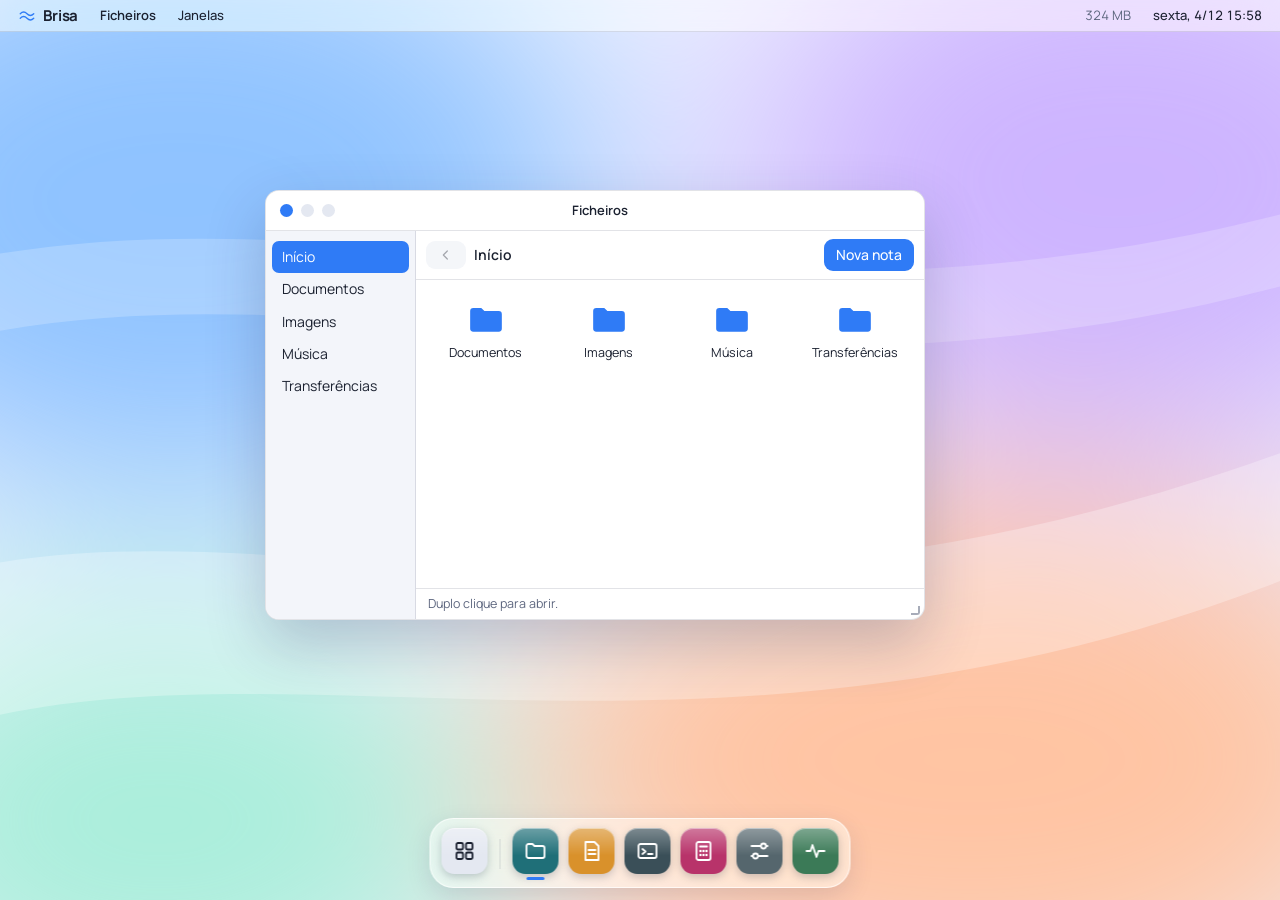
<file: prototipo-web/index.html>
<!doctype html>
<html lang="pt" data-estilo="vidro" data-tema="claro" data-acento="azul" data-fundo="vidro" data-anim="sim">
<head>
<meta charset="utf-8">
<meta name="viewport" content="width=device-width, initial-scale=1">
<title>Brisa — protótipo do ambiente de trabalho</title>
<link rel="preconnect" href="https://fonts.googleapis.com">
<link rel="preconnect" href="https://fonts.gstatic.com" crossorigin>
<link href="https://fonts.googleapis.com/css2?family=Manrope:wght@400;500;600;700&display=swap" rel="stylesheet">
<link rel="stylesheet" href="css/brisa.css">
</head>
<body>

<!-- Fundo: desenhado em SVG, sem imagens nem desfoques -->
<svg class="fundo" viewBox="0 0 1440 900" preserveAspectRatio="xMidYMid slice" aria-hidden="true">
  <defs>
    <linearGradient id="ceu" x1="0" y1="0" x2="0" y2="1">
      <stop offset="0" class="ceu-1"/><stop offset="1" class="ceu-2"/>
    </linearGradient>
    <filter id="f-xl" filterUnits="userSpaceOnUse" x="-400" y="-400" width="2240" height="1700"><feGaussianBlur stdDeviation="110"/></filter>
  </defs>

  <!-- Fundos simples: céu, astro e quatro ondas, coloridos por variáveis CSS -->
  <g class="cena cena-ondas">
    <rect width="1440" height="900" fill="url(#ceu)"/>
    <circle class="astro" cx="1060" cy="330" r="88"/>
    <path class="onda o1" d="M0 470 C 180 410 330 520 520 470 S 860 400 1060 460 1300 500 1440 440 V900 H0Z"/>
    <path class="onda o2" d="M0 570 C 200 520 380 620 600 570 S 940 500 1140 570 1340 600 1440 560 V900 H0Z"/>
    <path class="onda o3" d="M0 670 C 220 620 420 730 660 680 S 1000 610 1200 680 1360 700 1440 670 V900 H0Z"/>
    <path class="onda o4" d="M0 780 C 240 730 460 830 720 790 S 1080 730 1260 790 1380 800 1440 780 V900 H0Z"/>
  </g>

  <!-- Vidro: manchas de cor suaves -->
  <g class="cena cena-vidro">
    <rect width="1440" height="900" fill="#EEF2FF"/>
    <g filter="url(#f-xl)">
      <ellipse cx="260" cy="200" rx="420" ry="300" fill="#8FC3FF"/>
      <ellipse cx="1200" cy="180" rx="380" ry="280" fill="#CDB4FF"/>
      <ellipse cx="1050" cy="760" rx="460" ry="280" fill="#FFC4A3"/>
      <ellipse cx="240" cy="820" rx="340" ry="220" fill="#A9EEDA"/>
    </g>
    <path d="M-100 620 C 300 420 700 760 1540 380 V500 C 800 880 300 560 -100 780Z" fill="#fff" opacity=".28"/>
    <path d="M-100 300 C 400 120 800 420 1540 160 V230 C 800 500 400 190 -100 380Z" fill="#fff" opacity=".2"/>
  </g>
</svg>

<header class="barra" role="banner">
  <button class="barra-btn marca" id="btn-menu" data-abre="menu-brisa" aria-haspopup="true" aria-expanded="false">
    <span class="marca-icone" id="marca-icone"></span><span>Brisa</span>
  </button>
  <span class="barra-app" id="barra-app">Ambiente de trabalho</span>
  <button class="barra-btn" id="btn-janelas" data-abre="menu-janelas" aria-haspopup="true" aria-expanded="false">Janelas</button>
  <span class="barra-espaco"></span>
  <span class="barra-estado" id="barra-mem" title="Memória em uso (simulada)"></span>
  <button class="barra-btn" id="btn-relogio" data-abre="painel-rapido" aria-haspopup="true" aria-expanded="false"></button>
</header>

<div class="painel menu" id="menu-brisa" role="menu" hidden>
  <button role="menuitem" data-app="sobre">Sobre o Brisa</button>
  <button role="menuitem" data-app="definicoes">Definições</button>
  <button role="menuitem" data-app="monitor">Monitor do sistema</button>
  <hr>
  <button role="menuitem" data-acao="fechar-tudo">Fechar todas as janelas</button>
</div>

<div class="painel menu" id="menu-janelas" role="menu" hidden>
  <button role="menuitem" data-acao="vista">Vista geral</button>
  <button role="menuitem" data-acao="lado-a-lado">Lado a lado</button>
  <button role="menuitem" data-acao="cascata">Em cascata</button>
  <hr>
  <button role="menuitem" data-acao="ambiente">Mostrar o ambiente de trabalho</button>
</div>

<div class="painel rapido" id="painel-rapido" hidden>
  <p class="rapido-data" id="rapido-data"></p>
  <div class="rapido-linha">
    <span>Tema</span>
    <div class="segmentos" id="rapido-tema">
      <button data-tema="claro">Claro</button>
      <button data-tema="escuro">Escuro</button>
    </div>
  </div>
  <div class="rapido-linha">
    <span>Memória</span>
    <span id="rapido-mem"></span>
  </div>
  <div class="medidor"><i id="rapido-mem-barra"></i></div>
</div>

<main class="area" id="area" aria-label="Ambiente de trabalho"></main>

<div class="painel lancador" id="lancador" hidden>
  <input type="search" id="lancador-busca" placeholder="Procurar uma aplicação" aria-label="Procurar uma aplicação" autocomplete="off">
  <div class="lancador-grelha" id="lancador-grelha"></div>
  <p class="lancador-vazio" id="lancador-vazio" hidden>Nenhuma aplicação com esse nome.</p>
</div>

<nav class="doca" id="doca" aria-label="Aplicações"></nav>

<script src="js/sistema.js"></script>
<script src="js/apps.js"></script>
</body>
</html>
</file>
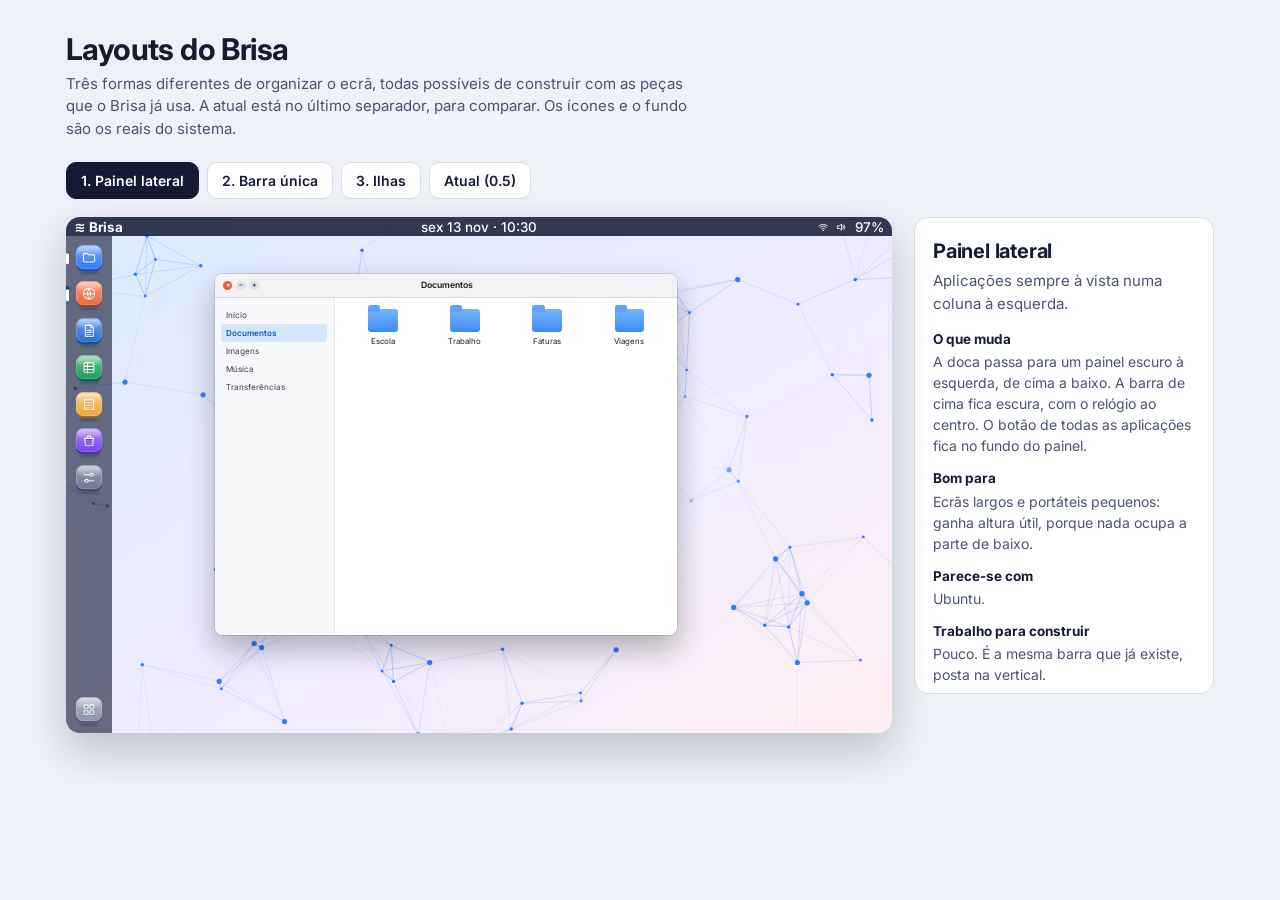
<file: sistema/layouts/index.html>
<!doctype html>
<html lang="pt">
<head>
<meta charset="utf-8">
<meta name="viewport" content="width=device-width, initial-scale=1">
<title>Layouts do Brisa</title>
<link href="https://fonts.googleapis.com/css2?family=Inter:wght@400;500;600;700;800&display=swap" rel="stylesheet">
<style>
  :root {
    --tinta: #141B33; --tinta-2: #4A5470; --fundo-pag: #EEF1F7; --cartao: #FFFFFF; --linha: #D9DEEA; --azul: #0A84FF;
  }
  * { box-sizing: border-box; }
  body { margin: 0; background: var(--fundo-pag); color: var(--tinta); font: 15px/1.5 Inter, system-ui, sans-serif; }
  .pagina { max-width: 1180px; margin: 0 auto; padding: 32px 16px 56px; }
  h1 { font-size: 30px; line-height: 1.15; letter-spacing: -0.02em; margin: 0 0 6px; }
  .intro { color: var(--tinta-2); margin: 0 0 22px; max-width: 70ch; }

  .separadores { display: flex; gap: 8px; flex-wrap: wrap; margin-bottom: 18px; }
  .separadores button {
    font: 600 14px Inter, sans-serif; color: var(--tinta); background: var(--cartao); border: 1px solid var(--linha);
    border-radius: 10px; padding: 9px 14px; cursor: pointer;
  }
  .separadores button[aria-selected="true"] { background: var(--tinta); color: #fff; border-color: var(--tinta); }
  .separadores button:focus-visible { outline: 3px solid var(--azul); outline-offset: 2px; }

  .proposta { display: grid; grid-template-columns: minmax(0, 1fr) 300px; gap: 22px; align-items: start; }
  .proposta[hidden] { display: none; }
  .ficha { background: var(--cartao); border: 1px solid var(--linha); border-radius: 14px; padding: 18px 18px 8px; }
  .ficha h2 { font-size: 20px; margin: 0 0 4px; letter-spacing: -0.01em; }
  .ficha .sub { color: var(--tinta-2); margin: 0 0 14px; }
  .ficha dl { margin: 0; }
  .ficha dt { font-weight: 700; font-size: 13.5px; margin-top: 12px; }
  .ficha dd { margin: 2px 0 0; color: var(--tinta-2); font-size: 14px; }
  @media (max-width: 900px) { .proposta { grid-template-columns: 1fr; } }

  /* ---------- O ecrã: tudo é medido em cqw para escalar com a largura ---------- */
  .ecra {
    position: relative; aspect-ratio: 16 / 10; width: 100%; overflow: hidden; border-radius: 14px;
    container-type: inline-size; box-shadow: 0 18px 44px rgba(20, 27, 51, 0.22);
    background: #E8ECF8 url("[data-uri]") center / cover;
    font-size: 1.05cqw; color: #1D1D1F;
  }
  .ic { display: block; background: center / contain no-repeat; }
  .ic.ficheiros { background-image: url("[data-uri]"); }
  .ic.lancador { background-image: url("[data-uri]"); }
  .ic.navegador { background-image: url("[data-uri]"); }
  .ic.writer { background-image: url("[data-uri]"); }
  .ic.calc { background-image: url("[data-uri]"); }
  .ic.notas { background-image: url("[data-uri]"); }
  .ic.calculadora { background-image: url("[data-uri]"); }
  .ic.loja { background-image: url("[data-uri]"); }
  .ic.definicoes { background-image: url("[data-uri]"); }
  .ic.brisa { background-image: url("[data-uri]"); }
  .glifo { width: 1.25cqw; height: 1.25cqw; fill: none; stroke: currentColor; stroke-width: 2; stroke-linecap: round; stroke-linejoin: round; }

  /* Janela de exemplo: o gestor de ficheiros */
  .janela {
    position: absolute; background: #FFFFFF; border-radius: 0.9cqw; overflow: hidden;
    box-shadow: 0 1.6cqw 3.6cqw rgba(0, 0, 0, 0.28), 0 0 0 0.08cqw rgba(0, 0, 0, 0.16);
  }
  .jan-topo { height: 2.9cqw; display: flex; align-items: center; padding: 0 1cqw; background: #F2F2F4; border-bottom: 0.08cqw solid rgba(0,0,0,.1); font-weight: 600; font-size: 1.05cqw; }
  .jan-topo .titulo { flex: 1; text-align: center; }
  .jan-corpo { display: flex; height: calc(100% - 2.9cqw); }
  .jan-lado { width: 26%; background: #F6F7F9; padding: 1cqw 0.8cqw; font-size: 0.98cqw; color: #3A3F4F; border-right: 0.08cqw solid rgba(0,0,0,.07); }
  .jan-lado div { padding: 0.35cqw 0.6cqw; border-radius: 0.4cqw; }
  .jan-lado .ativo { background: rgba(10, 132, 255, .14); color: #0A5BC4; font-weight: 600; }
  .jan-grelha { flex: 1; display: grid; grid-template-columns: repeat(4, 1fr); gap: 1.2cqw; padding: 1.4cqw; align-content: start; font-size: 0.95cqw; text-align: center; }
  .pasta { width: 3.6cqw; height: 2.8cqw; margin: 0 auto 0.4cqw; border-radius: 0.4cqw; background: linear-gradient(#78B4FF, #3D8BF0); position: relative; }
  .pasta::before { content: ""; position: absolute; left: 0; top: -0.5cqw; width: 1.5cqw; height: 0.8cqw; border-radius: 0.3cqw 0.3cqw 0 0; background: #5FA2F8; }

  /* ========== Atual: barra fina em cima, doca flutuante em baixo ========== */
  .atual .topo { position: absolute; inset: 0 0 auto; height: 2.3cqw; background: rgba(246,246,250,.82); display: flex; align-items: center; padding: 0 1cqw; gap: 1.4cqw; font-weight: 500; border-bottom: .08cqw solid rgba(0,0,0,.08); }
  .atual .topo b { font-weight: 800; }
  .atual .topo .esp { flex: 1; }
  .atual .doca { position: absolute; left: 50%; bottom: .8cqw; transform: translateX(-50%); display: flex; gap: .45cqw; padding: .5cqw .8cqw; border-radius: 1.8cqw; background: rgba(255,255,255,.58); border: .08cqw solid rgba(255,255,255,.75); }
  .atual .doca .ic { width: 4.3cqw; height: 4.3cqw; }
  .atual .janela { left: 22%; top: 12%; width: 52%; height: 62%; }
  .semaforo { display: flex; gap: .5cqw; }
  .semaforo i { width: 1cqw; height: 1cqw; border-radius: 50%; display: block; }

  /* ========== 1. Painel lateral: doca fixa à esquerda, relógio ao centro ========== */
  .lateral .topo { position: absolute; inset: 0 0 auto; height: 2.3cqw; background: rgba(20, 27, 51, .86); color: #fff; display: grid; grid-template-columns: 1fr auto 1fr; align-items: center; padding: 0 1cqw; font-weight: 500; }
  .lateral .topo .estado { justify-self: end; display: flex; gap: 1cqw; align-items: center; }
  .lateral .painel { position: absolute; left: 0; top: 2.3cqw; bottom: 0; width: 5.6cqw; background: rgba(20, 27, 51, .62); display: flex; flex-direction: column; align-items: center; gap: .55cqw; padding: .8cqw 0; }
  .lateral .painel .ic { width: 3.9cqw; height: 3.9cqw; position: relative; }
  .lateral .painel .aberta::before { content: ""; position: absolute; left: -.85cqw; top: 50%; width: .35cqw; height: 1.4cqw; transform: translateY(-50%); border-radius: .2cqw; background: #fff; }
  .lateral .painel .baixo { margin-top: auto; }
  .lateral .janela { left: 18%; top: 11%; width: 56%; height: 70%; }
  .lateral .botoes-esq { display: flex; gap: .45cqw; }
  .lateral .botoes-esq i { width: 1.15cqw; height: 1.15cqw; border-radius: 50%; display: grid; place-items: center; background: #E1E3EA; color: #3A3F4F; font-style: normal; font-size: .8cqw; font-weight: 700; }
  .lateral .botoes-esq i:first-child { background: #F05A3C; color: #fff; }

  /* ========== 2. Barra única: tudo numa barra em baixo, com menu Iniciar ========== */
  .barra .baixo { position: absolute; inset: auto 0 0; height: 4.4cqw; background: rgba(243, 245, 250, .9); border-top: .08cqw solid rgba(0,0,0,.08); display: grid; grid-template-columns: 1fr auto 1fr; align-items: center; padding: 0 1cqw; }
  .barra .busca { width: 15cqw; height: 2.6cqw; border-radius: 1.3cqw; background: #fff; border: .08cqw solid rgba(0,0,0,.1); display: flex; align-items: center; gap: .6cqw; padding: 0 .9cqw; color: #6B7186; }
  .barra .centro { display: flex; gap: .35cqw; }
  .barra .centro .ic { width: 3.2cqw; height: 3.2cqw; position: relative; }
  .barra .centro .aberta::after { content: ""; position: absolute; left: 50%; bottom: -.55cqw; width: 1cqw; height: .25cqw; transform: translateX(-50%); border-radius: .15cqw; background: #6B7186; }
  .barra .centro .ativa::after { width: 1.8cqw; background: var(--azul); }
  .barra .canto { justify-self: end; display: flex; align-items: center; gap: 1.1cqw; }
  .barra .hora { text-align: right; line-height: 1.25; font-size: .95cqw; }
  .barra .iniciar { position: absolute; left: 50%; bottom: 5.2cqw; transform: translateX(-50%); width: 44cqw; background: rgba(250, 251, 253, .97); border-radius: 1.2cqw; box-shadow: 0 2cqw 4cqw rgba(0,0,0,.25); padding: 1.6cqw 1.8cqw 0; }
  .barra .iniciar .procurar { height: 2.6cqw; border-radius: 1.3cqw; background: #EEF0F5; display: flex; align-items: center; gap: .6cqw; padding: 0 1cqw; color: #6B7186; margin-bottom: 1.4cqw; }
  .barra .iniciar h3 { font-size: 1.05cqw; margin: 0 0 .8cqw; font-weight: 700; }
  .barra .grelha { display: grid; grid-template-columns: repeat(6, 1fr); gap: 1cqw .4cqw; text-align: center; font-size: .9cqw; margin-bottom: 1.4cqw; }
  .barra .grelha .ic { width: 3.4cqw; height: 3.4cqw; margin: 0 auto .35cqw; }
  .barra .recentes div { display: flex; gap: .8cqw; align-items: center; padding: .45cqw 0; font-size: .95cqw; }
  .barra .recentes small { color: #6B7186; font-size: .85cqw; }
  .barra .recentes .ic { width: 2cqw; height: 2cqw; }
  .barra .rodape { margin: 1cqw -1.8cqw 0; padding: 1cqw 1.8cqw; border-top: .08cqw solid rgba(0,0,0,.08); background: #F1F3F8; border-radius: 0 0 1.2cqw 1.2cqw; display: flex; justify-content: space-between; align-items: center; }
  .barra .avatar { width: 2.2cqw; height: 2.2cqw; border-radius: 50%; background: #0A84FF; color: #fff; display: inline-grid; place-items: center; font-weight: 700; margin-right: .6cqw; }
  .barra .janela { left: 8%; top: 6%; width: 50%; height: 56%; }
  .botoes-dir { display: flex; gap: 1.6cqw; font-size: 1.1cqw; color: #3A3F4F; }

  /* ========== 3. Ilhas: barra em ilhas flutuantes, widgets e doca vertical à direita ========== */
  .ilhas .ilha { position: absolute; top: .9cqw; height: 2.6cqw; border-radius: 1.3cqw; background: rgba(255,255,255,.8); border: .08cqw solid rgba(255,255,255,.9); box-shadow: 0 .4cqw 1.2cqw rgba(20,27,51,.12); display: flex; align-items: center; gap: 1.2cqw; padding: 0 1.2cqw; font-weight: 600; }
  .ilhas .ilha.esq { left: 1cqw; }
  .ilhas .ilha.meio { left: 50%; transform: translateX(-50%); }
  .ilhas .ilha.dir { right: 1cqw; }
  .ilhas .ilha .pilula { padding: .25cqw .7cqw; border-radius: .9cqw; background: rgba(10,132,255,.12); color: #0A5BC4; }
  .ilhas .widget { position: absolute; background: rgba(255,255,255,.72); border: .08cqw solid rgba(255,255,255,.9); border-radius: 1.4cqw; padding: 1.2cqw 1.4cqw; box-shadow: 0 .6cqw 1.8cqw rgba(20,27,51,.12); }
  .ilhas .relogio { left: 2.5cqw; top: 6.5cqw; width: 19cqw; }
  .ilhas .relogio .h { font-size: 5.2cqw; font-weight: 800; letter-spacing: -.04em; line-height: 1; }
  .ilhas .relogio .d { color: #4A5470; font-weight: 500; margin-top: .4cqw; }
  .ilhas .recentes { left: 2.5cqw; top: 20cqw; width: 19cqw; }
  .ilhas .recentes h3 { font-size: 1.05cqw; margin: 0 0 .7cqw; }
  .ilhas .recentes div { display: flex; gap: .7cqw; align-items: center; padding: .35cqw 0; font-size: .95cqw; }
  .ilhas .recentes .ic { width: 2cqw; height: 2cqw; }
  .ilhas .doca { position: absolute; right: 1cqw; top: 50%; transform: translateY(-50%); display: flex; flex-direction: column; gap: .5cqw; padding: .8cqw .6cqw; border-radius: 1.8cqw; background: rgba(255,255,255,.6); border: .08cqw solid rgba(255,255,255,.8); }
  .ilhas .doca .ic { width: 3.6cqw; height: 3.6cqw; position: relative; }
  .ilhas .doca .aberta::after { content: ""; position: absolute; left: -.5cqw; top: 50%; width: .3cqw; height: .3cqw; border-radius: 50%; transform: translateY(-50%); background: #1D1D1F; }
  .ilhas .janela { left: 25%; top: 9%; width: 55%; height: 72%; border-radius: 1.4cqw; }
  .ilhas .janela .jan-topo { background: #FFFFFF; height: 3.2cqw; }
  .ilhas .fechar-redondo { width: 1.7cqw; height: 1.7cqw; border-radius: 50%; background: #ECEDF1; display: grid; place-items: center; font-size: .9cqw; font-weight: 700; color: #3A3F4F; }
</style>
</head>
<body>
<main class="pagina">
  <h1>Layouts do Brisa</h1>
  <p class="intro">Três formas diferentes de organizar o ecrã, todas possíveis de construir com as peças que o Brisa já usa. A atual está no último separador, para comparar. Os ícones e o fundo são os reais do sistema.</p>

  <div class="separadores" role="tablist" aria-label="Layouts">
    <button role="tab" aria-selected="true" aria-controls="p1" id="t1">1. Painel lateral</button>
    <button role="tab" aria-selected="false" aria-controls="p2" id="t2">2. Barra única</button>
    <button role="tab" aria-selected="false" aria-controls="p3" id="t3">3. Ilhas</button>
    <button role="tab" aria-selected="false" aria-controls="p0" id="t0">Atual (0.5)</button>
  </div>

  <!-- 1. Painel lateral -->
  <section class="proposta" id="p1" role="tabpanel" aria-labelledby="t1">
    <div class="ecra lateral" role="img" aria-label="Ecrã com painel de aplicações fixo à esquerda">
      <div class="topo">
        <span><b>≋ Brisa</b></span>
        <span>sex 13 nov · 10:30</span>
        <span class="estado">
          <svg class="glifo" viewBox="0 0 24 24"><path d="M2 9a15 15 0 0 1 20 0M5 12.5a10 10 0 0 1 14 0M8.5 16a5 5 0 0 1 7 0"/><circle cx="12" cy="19.5" r=".6"/></svg>
          <svg class="glifo" viewBox="0 0 24 24"><path d="M4 9h4l5-4v14l-5-4H4z"/><path d="M16 9a4 4 0 0 1 0 6M18.5 6.5a8 8 0 0 1 0 11"/></svg>
          <span>97%</span>
        </span>
      </div>
      <nav class="painel" aria-hidden="true">
        <span class="ic ficheiros aberta"></span><span class="ic navegador aberta"></span><span class="ic writer"></span>
        <span class="ic calc"></span><span class="ic notas"></span><span class="ic loja"></span><span class="ic definicoes"></span>
        <span class="ic lancador baixo"></span>
      </nav>
      <div class="janela">
        <div class="jan-topo"><span class="botoes-esq"><i>×</i><i>–</i><i>+</i></span><span class="titulo">Documentos</span><span style="width:4cqw"></span></div>
        <div class="jan-corpo">
          <div class="jan-lado"><div>Início</div><div class="ativo">Documentos</div><div>Imagens</div><div>Música</div><div>Transferências</div></div>
          <div class="jan-grelha"><div><div class="pasta"></div>Escola</div><div><div class="pasta"></div>Trabalho</div><div><div class="pasta"></div>Faturas</div><div><div class="pasta"></div>Viagens</div></div>
        </div>
      </div>
    </div>
    <aside class="ficha">
      <h2>Painel lateral</h2>
      <p class="sub">Aplicações sempre à vista numa coluna à esquerda.</p>
      <dl>
        <dt>O que muda</dt><dd>A doca passa para um painel escuro à esquerda, de cima a baixo. A barra de cima fica escura, com o relógio ao centro. O botão de todas as aplicações fica no fundo do painel.</dd>
        <dt>Bom para</dt><dd>Ecrãs largos e portáteis pequenos: ganha altura útil, porque nada ocupa a parte de baixo.</dd>
        <dt>Parece-se com</dt><dd>Ubuntu.</dd>
        <dt>Trabalho para construir</dt><dd>Pouco. É a mesma barra que já existe, posta na vertical.</dd>
      </dl>
    </aside>
  </section>

  <!-- 2. Barra única -->
  <section class="proposta" id="p2" role="tabpanel" aria-labelledby="t2" hidden>
    <div class="ecra barra" role="img" aria-label="Ecrã com uma só barra em baixo e menu Iniciar aberto">
      <div class="janela">
        <div class="jan-topo"><span class="titulo" style="text-align:left">Documentos</span><span class="botoes-dir"><span>–</span><span>▢</span><span>✕</span></span></div>
        <div class="jan-corpo">
          <div class="jan-lado"><div>Início</div><div class="ativo">Documentos</div><div>Imagens</div><div>Música</div><div>Transferências</div></div>
          <div class="jan-grelha"><div><div class="pasta"></div>Escola</div><div><div class="pasta"></div>Trabalho</div><div><div class="pasta"></div>Faturas</div><div><div class="pasta"></div>Viagens</div></div>
        </div>
      </div>
      <div class="iniciar">
        <div class="procurar"><svg class="glifo" viewBox="0 0 24 24"><circle cx="11" cy="11" r="7"/><path d="M20 20l-3.5-3.5"/></svg>Procurar aplicações e ficheiros</div>
        <h3>Fixadas</h3>
        <div class="grelha">
          <div><span class="ic ficheiros"></span>Ficheiros</div><div><span class="ic navegador"></span>Navegador</div><div><span class="ic writer"></span>Writer</div>
          <div><span class="ic calc"></span>Calc</div><div><span class="ic notas"></span>Notas</div><div><span class="ic calculadora"></span>Calculadora</div>
          <div><span class="ic loja"></span>Loja</div><div><span class="ic definicoes"></span>Definições</div><div><span class="ic lancador"></span>Todas</div>
        </div>
        <h3>Recentes</h3>
        <div class="recentes">
          <div><span class="ic writer"></span><span>Carta à escola.odt<br><small>Hoje, 09:12</small></span></div>
          <div><span class="ic calc"></span><span>Orçamento de novembro.ods<br><small>Ontem</small></span></div>
        </div>
        <div class="rodape"><span><span class="avatar">A</span>Ana</span><svg class="glifo" viewBox="0 0 24 24"><path d="M12 3v8M6.5 7a8 8 0 1 0 11 0"/></svg></div>
      </div>
      <div class="baixo">
        <div class="busca"><svg class="glifo" viewBox="0 0 24 24"><circle cx="11" cy="11" r="7"/><path d="M20 20l-3.5-3.5"/></svg>Procurar</div>
        <div class="centro" aria-hidden="true">
          <span class="ic brisa"></span><span class="ic ficheiros ativa"></span><span class="ic navegador aberta"></span><span class="ic writer"></span>
          <span class="ic calc"></span><span class="ic notas"></span><span class="ic loja"></span>
        </div>
        <div class="canto">
          <svg class="glifo" viewBox="0 0 24 24"><path d="M2 9a15 15 0 0 1 20 0M5 12.5a10 10 0 0 1 14 0M8.5 16a5 5 0 0 1 7 0"/><circle cx="12" cy="19.5" r=".6"/></svg>
          <svg class="glifo" viewBox="0 0 24 24"><path d="M4 9h4l5-4v14l-5-4H4z"/><path d="M16 9a4 4 0 0 1 0 6"/></svg>
          <span class="hora">10:30<br>13/11/2026</span>
        </div>
      </div>
    </div>
    <aside class="ficha">
      <h2>Barra única</h2>
      <p class="sub">Tudo numa barra em baixo, com um menu Iniciar.</p>
      <dl>
        <dt>O que muda</dt><dd>Desaparece a barra de cima. Em baixo ficam a pesquisa, as aplicações ao centro e o relógio à direita. O logótipo abre um menu com aplicações fixadas, ficheiros recentes e o botão de desligar. Os botões das janelas passam para a direita.</dd>
        <dt>Bom para</dt><dd>Quem vem do Windows: encontra tudo onde já está habituado.</dd>
        <dt>Parece-se com</dt><dd>Windows 11.</dd>
        <dt>Trabalho para construir</dt><dd>Médio. O menu Iniciar com ficheiros recentes é uma aplicação nova.</dd>
      </dl>
    </aside>
  </section>

  <!-- 3. Ilhas -->
  <section class="proposta" id="p3" role="tabpanel" aria-labelledby="t3" hidden>
    <div class="ecra ilhas" role="img" aria-label="Ecrã com barra em ilhas flutuantes, widgets e doca vertical à direita">
      <div class="ilha esq"><span>≋ Brisa</span><span class="pilula">Aplicações</span><span>Janelas</span></div>
      <div class="ilha meio">sex 13 nov · 10:30</div>
      <div class="ilha dir">
        <svg class="glifo" viewBox="0 0 24 24"><path d="M2 9a15 15 0 0 1 20 0M5 12.5a10 10 0 0 1 14 0M8.5 16a5 5 0 0 1 7 0"/><circle cx="12" cy="19.5" r=".6"/></svg>
        <svg class="glifo" viewBox="0 0 24 24"><path d="M4 9h4l5-4v14l-5-4H4z"/><path d="M16 9a4 4 0 0 1 0 6"/></svg>
        <span>97%</span>
      </div>
      <div class="widget relogio"><div class="h">10:30</div><div class="d">Sexta-feira, 13 de novembro</div></div>
      <div class="widget recentes"><h3>Continuar onde ficou</h3>
        <div><span class="ic writer"></span>Carta à escola.odt</div>
        <div><span class="ic calc"></span>Orçamento de novembro.ods</div>
        <div><span class="ic notas"></span>Lista de compras.txt</div>
      </div>
      <div class="janela">
        <div class="jan-topo"><span class="titulo" style="text-align:left">Documentos</span><span class="fechar-redondo">✕</span></div>
        <div class="jan-corpo">
          <div class="jan-lado"><div>Início</div><div class="ativo">Documentos</div><div>Imagens</div><div>Música</div><div>Transferências</div></div>
          <div class="jan-grelha"><div><div class="pasta"></div>Escola</div><div><div class="pasta"></div>Trabalho</div><div><div class="pasta"></div>Faturas</div><div><div class="pasta"></div>Viagens</div></div>
        </div>
      </div>
      <nav class="doca" aria-hidden="true">
        <span class="ic ficheiros aberta"></span><span class="ic navegador aberta"></span><span class="ic writer"></span><span class="ic calc"></span>
        <span class="ic loja"></span><span class="ic definicoes"></span><span class="ic lancador"></span>
      </nav>
    </div>
    <aside class="ficha">
      <h2>Ilhas</h2>
      <p class="sub">Barra partida em ilhas flutuantes e o ambiente de trabalho com informação útil.</p>
      <dl>
        <dt>O que muda</dt><dd>A barra de cima divide-se em três ilhas com cantos redondos. No ambiente de trabalho aparecem um relógio grande e os ficheiros recentes. A doca fica na vertical, à direita. As janelas ficam mais redondas, só com um botão de fechar.</dd>
        <dt>Bom para</dt><dd>Quem quer algo moderno e diferente, que não se pareça com Windows nem com Mac.</dd>
        <dt>Parece-se com</dt><dd>GNOME e algumas distribuições recentes, sem ser igual a nenhum.</dd>
        <dt>Trabalho para construir</dt><dd>Médio a alto. Os widgets do ambiente de trabalho são uma peça nova.</dd>
      </dl>
    </aside>
  </section>

  <!-- Atual -->
  <section class="proposta" id="p0" role="tabpanel" aria-labelledby="t0" hidden>
    <div class="ecra atual" role="img" aria-label="Ecrã atual do Brisa 0.5">
      <div class="topo"><b>≋ Brisa</b><span class="esp"></span><span>97%</span><span>sex 13 nov  10:30</span></div>
      <div class="janela">
        <div class="jan-topo"><span class="semaforo"><i style="background:#FF5F57"></i><i style="background:#FEBC2E"></i><i style="background:#28C840"></i></span><span class="titulo">Documentos</span><span style="width:4cqw"></span></div>
        <div class="jan-corpo">
          <div class="jan-lado"><div>Início</div><div class="ativo">Documentos</div><div>Imagens</div><div>Música</div><div>Transferências</div></div>
          <div class="jan-grelha"><div><div class="pasta"></div>Escola</div><div><div class="pasta"></div>Trabalho</div><div><div class="pasta"></div>Faturas</div><div><div class="pasta"></div>Viagens</div></div>
        </div>
      </div>
      <nav class="doca" aria-hidden="true">
        <span class="ic ficheiros"></span><span class="ic lancador"></span><span class="ic navegador"></span><span class="ic writer"></span><span class="ic calc"></span>
        <span class="ic notas"></span><span class="ic calculadora"></span><span class="ic loja"></span><span class="ic definicoes"></span>
      </nav>
    </div>
    <aside class="ficha">
      <h2>Atual (0.5)</h2>
      <p class="sub">Para comparar.</p>
      <dl>
        <dt>Como está</dt><dd>Barra fina em cima, doca flutuante ao centro em baixo, botões semáforo nas janelas, ecrã de Aplicações em grelha.</dd>
        <dt>Parece-se com</dt><dd>macOS.</dd>
      </dl>
    </aside>
  </section>
</main>
<script>
  const separadores = [...document.querySelectorAll('[role="tab"]')];
  function mostrar(sep) {
    separadores.forEach((s) => {
      const ativo = s === sep;
      s.setAttribute('aria-selected', String(ativo));
      document.getElementById(s.getAttribute('aria-controls')).hidden = !ativo;
    });
    try { localStorage.setItem('brisa-layout', sep.id); } catch (e) {}
  }
  separadores.forEach((s) => s.addEventListener('click', () => mostrar(s)));
  try { const guardado = document.getElementById(localStorage.getItem('brisa-layout')); if (guardado) mostrar(guardado); } catch (e) {}
</script>
</body>
</html>
</file>
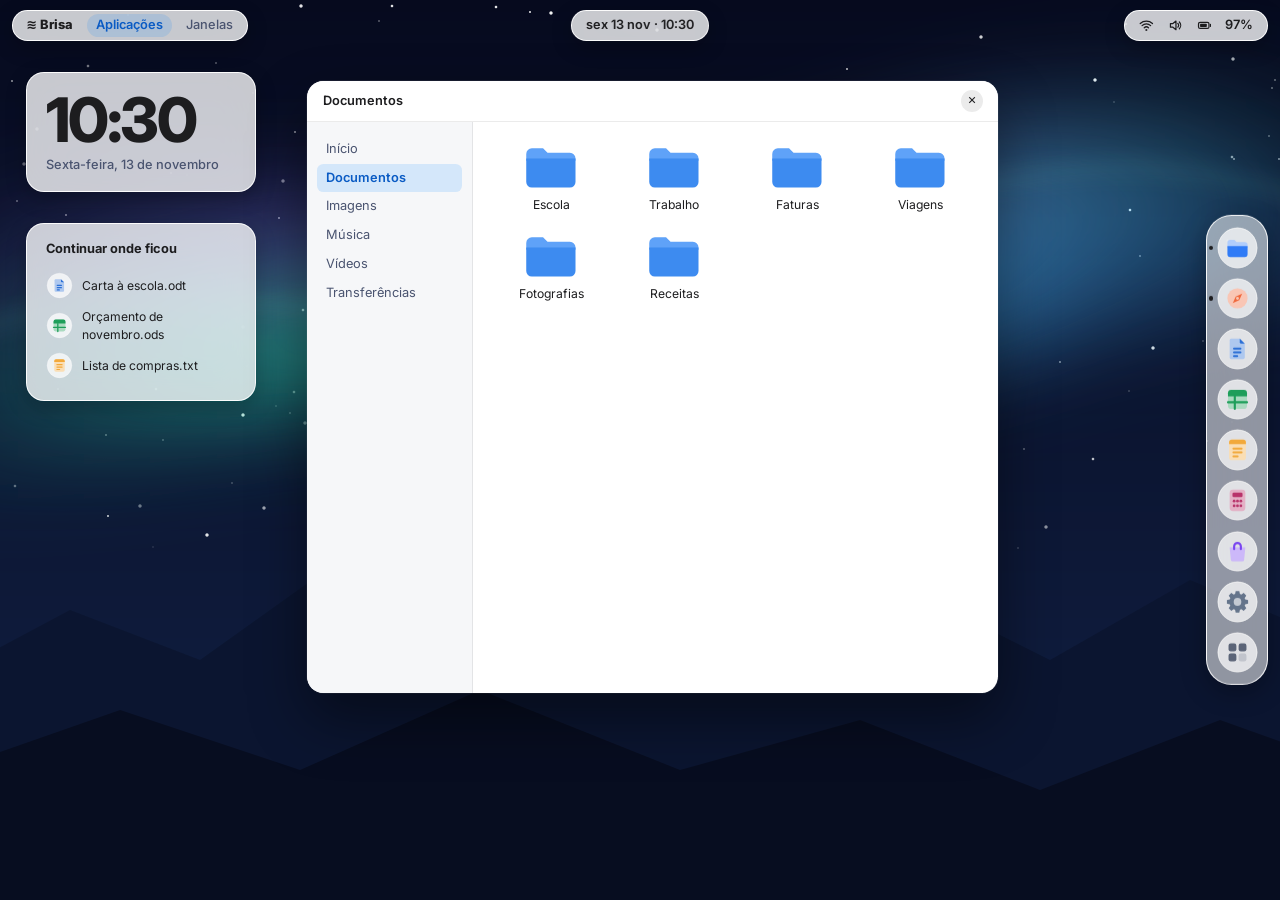
<file: sistema/layouts/aurora.html>
<!doctype html>
<html lang="pt">
<head>
<meta charset="utf-8">
<meta name="viewport" content="width=device-width, initial-scale=1">
<title>Brisa com o fundo Aurora</title>
<link href="https://fonts.googleapis.com/css2?family=Inter:wght@400;500;600;700;800&display=swap" rel="stylesheet">
<style>
  * { box-sizing: border-box; }
  html, body { margin: 0; height: 100%; background: #05070F; }
  .ecra {
    --vidro: rgba(255, 255, 255, .78); --vidro-borda: rgba(255, 255, 255, .92); --texto: #1D1D1F; --texto-2: #4A5470;
    --janela: #FFFFFF; --janela-topo: #FFFFFF; --janela-lado: #F6F7F9; --linha: rgba(0, 0, 0, .08); --doca: rgba(255, 255, 255, .55);
    --ponto: #1D1D1F; --selecao: rgba(10, 132, 255, .14); --selecao-texto: #0A5BC4;
    position: relative; width: 100vw; height: 100vh; overflow: hidden; container-type: inline-size;
    background: #0B1026 url("fundos/aurora.png") center / cover; font: 1cqw/1.45 Inter, system-ui, sans-serif; color: var(--texto);
  }
  .ecra.escuro {
    --vidro: rgba(22, 28, 52, .62); --vidro-borda: rgba(255, 255, 255, .14); --texto: #F2F4FA; --texto-2: #A9B2CC;
    --janela: #1A2036; --janela-topo: #1F2640; --janela-lado: #161B2E; --linha: rgba(255, 255, 255, .08); --doca: rgba(22, 28, 52, .5);
    --ponto: #F2F4FA; --selecao: rgba(90, 160, 255, .2); --selecao-texto: #9CC8FF;
  }
  .vidro { background: var(--vidro); border: .07cqw solid var(--vidro-borda); box-shadow: 0 .5cqw 1.6cqw rgba(0, 0, 0, .25);
    -webkit-backdrop-filter: blur(20px) saturate(1.4); backdrop-filter: blur(20px) saturate(1.4); }
  .glifo { width: 1.15cqw; height: 1.15cqw; fill: none; stroke: currentColor; stroke-width: 2; stroke-linecap: round; stroke-linejoin: round; }

  .ilha { position: absolute; top: .8cqw; height: 2.4cqw; border-radius: 1.2cqw; display: flex; align-items: center; gap: 1.1cqw; padding: 0 1.1cqw; font-weight: 600; }
  .ilha.esq { left: .9cqw; } .ilha.meio { left: 50%; transform: translateX(-50%); } .ilha.dir { right: .9cqw; }
  .ilha .marca { font-weight: 800; }
  .ilha .pilula { padding: .2cqw .7cqw; border-radius: .9cqw; background: var(--selecao); color: var(--selecao-texto); }
  .ilha .fraco { color: var(--texto-2); font-weight: 500; }

  .widget { position: absolute; left: 2cqw; border-radius: 1.4cqw; padding: 1.3cqw 1.5cqw; }
  .relogio { top: 5.6cqw; width: 18cqw; }
  .relogio .h { font-size: 4.8cqw; font-weight: 800; letter-spacing: -.04em; line-height: 1; }
  .relogio .d { color: var(--texto-2); margin-top: .4cqw; font-weight: 500; }
  .recentes { top: 17.4cqw; width: 18cqw; }
  .recentes h3 { margin: 0 0 .7cqw; font-size: 1cqw; }
  .recentes div { display: flex; align-items: center; gap: .7cqw; padding: .35cqw 0; font-size: .95cqw; }
  .recentes img { width: 2.1cqw; height: 2.1cqw; }

  .janela { position: absolute; left: 24%; top: 9%; width: 54%; height: 68%; border-radius: 1.3cqw; overflow: hidden; background: var(--janela);
    box-shadow: 0 2cqw 4.5cqw rgba(0, 0, 0, .45), 0 0 0 .07cqw rgba(255, 255, 255, .08); }
  .jan-topo { height: 3.2cqw; display: flex; align-items: center; padding: 0 1.2cqw; background: var(--janela-topo); border-bottom: .07cqw solid var(--linha); font-weight: 600; }
  .jan-topo .titulo { flex: 1; }
  .fechar { width: 1.7cqw; height: 1.7cqw; border-radius: 50%; display: grid; place-items: center; background: var(--linha); font-size: .85cqw; font-weight: 700; }
  .jan-corpo { display: flex; height: calc(100% - 3.2cqw); }
  .jan-lado { width: 24%; background: var(--janela-lado); padding: 1cqw .8cqw; border-right: .07cqw solid var(--linha); color: var(--texto-2); }
  .jan-lado div { padding: .4cqw .7cqw; border-radius: .5cqw; }
  .jan-lado .ativo { background: var(--selecao); color: var(--selecao-texto); font-weight: 600; }
  .grelha { flex: 1; display: grid; grid-template-columns: repeat(4, 1fr); gap: 1.6cqw 1cqw; padding: 1.8cqw; align-content: start; text-align: center; font-size: .95cqw; }
  .ficheiro svg { width: 4.2cqw; height: 3.5cqw; display: block; margin: 0 auto .5cqw; }

  .doca { position: absolute; right: .9cqw; top: 50%; transform: translateY(-50%); display: flex; flex-direction: column; gap: .55cqw;
    padding: .8cqw .65cqw; border-radius: 2cqw; background: var(--doca); border: .07cqw solid var(--vidro-borda);
    -webkit-backdrop-filter: blur(20px); backdrop-filter: blur(20px); box-shadow: 0 .6cqw 2cqw rgba(0, 0, 0, .3); }
  .doca .item { position: relative; display: block; }
  .doca img { width: 3.4cqw; height: 3.4cqw; display: block; transition: transform .14s ease-out; }
  .doca .item:hover img { transform: scale(1.2) translateX(-.4cqw); }
  .doca .aberta::before { content: ""; position: absolute; left: -.5cqw; top: 50%; width: .32cqw; height: .32cqw; margin-top: -.16cqw; border-radius: 50%; background: var(--ponto); }
</style>
</head>
<body>
<div class="ecra" id="ecra">
  <div class="ilha esq vidro"><span class="marca">≋ Brisa</span><span class="pilula">Aplicações</span><span class="fraco">Janelas</span></div>
  <div class="ilha meio vidro">sex 13 nov · 10:30</div>
  <div class="ilha dir vidro"><svg class="glifo" viewBox="0 0 24 24"><path d="M2 9a15 15 0 0 1 20 0M5 12.5a10 10 0 0 1 14 0M8.5 16a5 5 0 0 1 7 0"/><circle cx="12" cy="19.5" r=".7"/></svg><svg class="glifo" viewBox="0 0 24 24"><path d="M4 9h4l5-4v14l-5-4H4z"/><path d="M16 9a4 4 0 0 1 0 6M18.5 6.5a8 8 0 0 1 0 11"/></svg><svg class="glifo" viewBox="0 0 24 24"><rect x="2.5" y="7" width="17" height="10" rx="2.5"/><path d="M22 10.5v3"/><rect x="5" y="9.5" width="11" height="5" rx="1" fill="currentColor" stroke="none"/></svg><span>97%</span></div>

  <div class="widget relogio vidro"><div class="h">10:30</div><div class="d">Sexta-feira, 13 de novembro</div></div>
  <div class="widget recentes vidro"><h3>Continuar onde ficou</h3>
    <div><img src="[data-uri]" alt="">Carta à escola.odt</div>
    <div><img src="[data-uri]" alt="">Orçamento de novembro.ods</div>
    <div><img src="[data-uri]" alt="">Lista de compras.txt</div>
  </div>

  <div class="janela">
    <div class="jan-topo"><span class="titulo">Documentos</span><span class="fechar">✕</span></div>
    <div class="jan-corpo">
      <div class="jan-lado"><div>Início</div><div class="ativo">Documentos</div><div>Imagens</div><div>Música</div><div>Vídeos</div><div>Transferências</div></div>
      <div class="grelha"><div class="ficheiro"><svg viewBox="0 0 48 40"><path d="M2 8a5 5 0 0 1 5-5h10l4 4h20a5 5 0 0 1 5 5v2H2z" fill="#5FA2F8"/><path d="M2 12h44v21a5 5 0 0 1-5 5H7a5 5 0 0 1-5-5z" fill="#3D8BF0"/></svg><span>Escola</span></div><div class="ficheiro"><svg viewBox="0 0 48 40"><path d="M2 8a5 5 0 0 1 5-5h10l4 4h20a5 5 0 0 1 5 5v2H2z" fill="#5FA2F8"/><path d="M2 12h44v21a5 5 0 0 1-5 5H7a5 5 0 0 1-5-5z" fill="#3D8BF0"/></svg><span>Trabalho</span></div><div class="ficheiro"><svg viewBox="0 0 48 40"><path d="M2 8a5 5 0 0 1 5-5h10l4 4h20a5 5 0 0 1 5 5v2H2z" fill="#5FA2F8"/><path d="M2 12h44v21a5 5 0 0 1-5 5H7a5 5 0 0 1-5-5z" fill="#3D8BF0"/></svg><span>Faturas</span></div><div class="ficheiro"><svg viewBox="0 0 48 40"><path d="M2 8a5 5 0 0 1 5-5h10l4 4h20a5 5 0 0 1 5 5v2H2z" fill="#5FA2F8"/><path d="M2 12h44v21a5 5 0 0 1-5 5H7a5 5 0 0 1-5-5z" fill="#3D8BF0"/></svg><span>Viagens</span></div><div class="ficheiro"><svg viewBox="0 0 48 40"><path d="M2 8a5 5 0 0 1 5-5h10l4 4h20a5 5 0 0 1 5 5v2H2z" fill="#5FA2F8"/><path d="M2 12h44v21a5 5 0 0 1-5 5H7a5 5 0 0 1-5-5z" fill="#3D8BF0"/></svg><span>Fotografias</span></div><div class="ficheiro"><svg viewBox="0 0 48 40"><path d="M2 8a5 5 0 0 1 5-5h10l4 4h20a5 5 0 0 1 5 5v2H2z" fill="#5FA2F8"/><path d="M2 12h44v21a5 5 0 0 1-5 5H7a5 5 0 0 1-5-5z" fill="#3D8BF0"/></svg><span>Receitas</span></div></div>
    </div>
  </div>

  <nav class="doca" aria-label="Doca"><span class="item aberta" title="Ficheiros"><img src="[data-uri]" alt=""></span><span class="item aberta" title="Navegador"><img src="[data-uri]" alt=""></span><span class="item" title="Writer"><img src="[data-uri]" alt=""></span><span class="item" title="Calc"><img src="[data-uri]" alt=""></span><span class="item" title="Notas"><img src="[data-uri]" alt=""></span><span class="item" title="Calculadora"><img src="[data-uri]" alt=""></span><span class="item" title="Loja"><img src="[data-uri]" alt=""></span><span class="item" title="Definições"><img src="[data-uri]" alt=""></span><span class="item" title="Aplicações"><img src="[data-uri]" alt=""></span></nav>
</div>
<script>
  const tema = new URLSearchParams(location.search).get('tema');
  if (tema === 'escuro') document.getElementById('ecra').classList.add('escuro');
  if (new URLSearchParams(location.search).get('janela') === 'nao') document.querySelector('.janela').remove();
</script>
</body>
</html>
</file>
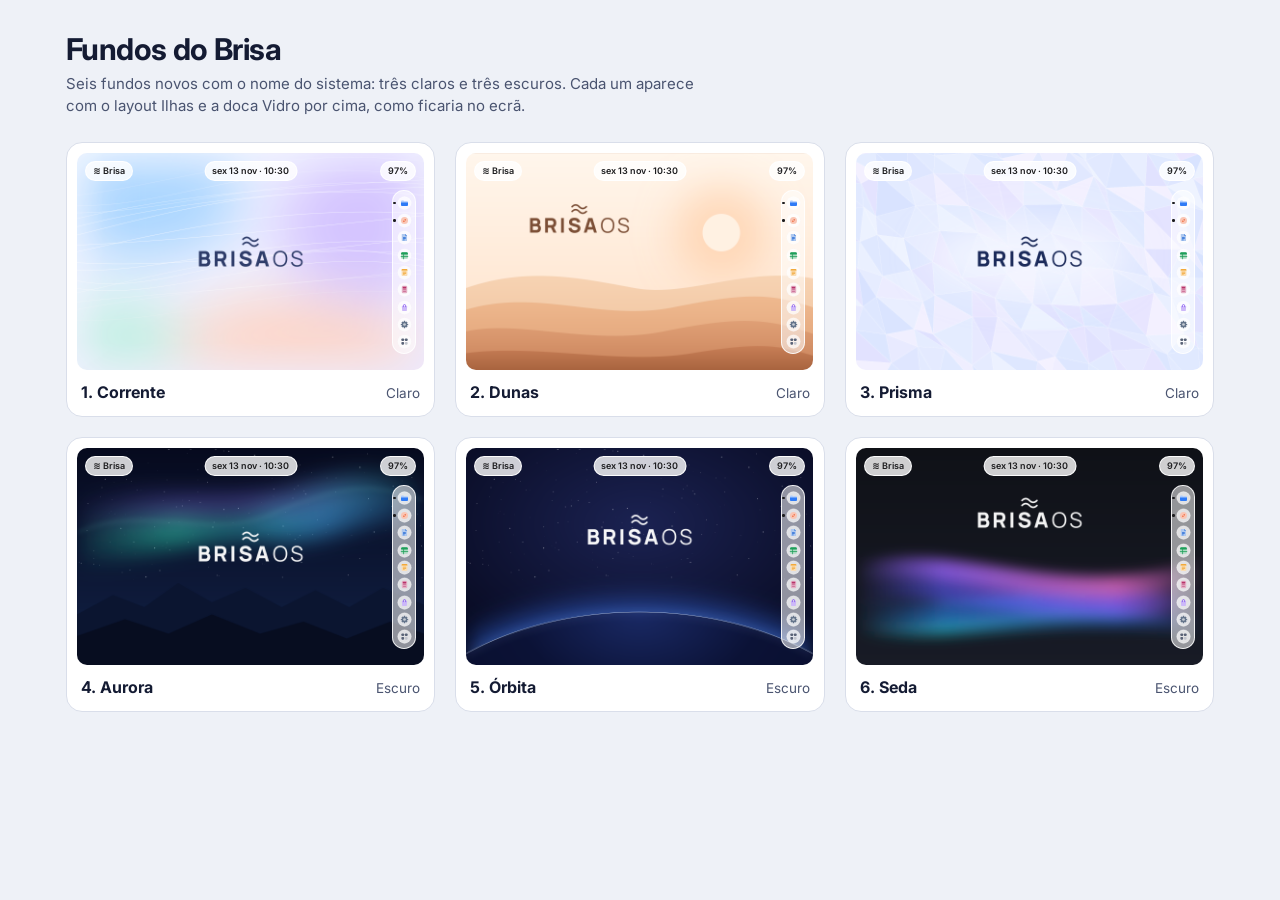
<file: sistema/layouts/fundos.html>
<!doctype html>
<html lang="pt">
<head>
<meta charset="utf-8">
<meta name="viewport" content="width=device-width, initial-scale=1">
<title>Fundos do Brisa</title>
<link href="https://fonts.googleapis.com/css2?family=Inter:wght@400;500;600;700;800&display=swap" rel="stylesheet">
<style>
  * { box-sizing: border-box; }
  body { margin: 0; background: #EEF1F7; color: #141B33; font: 15px/1.5 Inter, system-ui, sans-serif; }
  main { max-width: 1180px; margin: 0 auto; padding: 32px 16px 56px; }
  h1 { font-size: 30px; line-height: 1.15; letter-spacing: -.02em; margin: 0 0 6px; }
  .intro { color: #4A5470; margin: 0 0 24px; max-width: 70ch; }
  .grelha { display: grid; grid-template-columns: repeat(auto-fill, minmax(340px, 1fr)); gap: 20px; }
  .cartao { margin: 0; background: #fff; border: 1px solid #D9DEEA; border-radius: 16px; padding: 10px; }
  .cena { position: relative; aspect-ratio: 16 / 10; border-radius: 10px; overflow: hidden; background: #ccd center / cover; container-type: inline-size; }
  .ilha { position: absolute; top: 2.4cqw; font-size: 2.6cqw; font-weight: 600; padding: .6cqw 2cqw; border-radius: 99px;
    background: rgba(255,255,255,.8); border: 1px solid rgba(255,255,255,.95); white-space: nowrap; color: #1D1D1F; }
  .ilha.esq { left: 2.4cqw; } .ilha.meio { left: 50%; transform: translateX(-50%); } .ilha.dir { right: 2.4cqw; }
  .doca { position: absolute; right: 2.4cqw; top: 55%; transform: translateY(-50%); display: flex; flex-direction: column; gap: .7cqw;
    padding: 1.2cqw 1cqw; border-radius: 3.4cqw; background: rgba(255,255,255,.55); border: 1px solid rgba(255,255,255,.85); }
  .doca .item { position: relative; display: block; }
  .doca img { width: 4.3cqw; height: 4.3cqw; display: block; }
  .doca .aberta::before { content: ""; position: absolute; left: -1cqw; top: 50%; width: .7cqw; height: .7cqw; margin-top: -.35cqw; border-radius: 50%; background: #1D1D1F; }
  figcaption { display: flex; justify-content: space-between; align-items: baseline; padding: 10px 4px 2px; }
  figcaption b { font-size: 16px; }
  figcaption span { color: #4A5470; font-size: 13.5px; }
</style>
</head>
<body>
<main>
  <h1>Fundos do Brisa</h1>
  <p class="intro">Seis fundos novos com o nome do sistema: três claros e três escuros. Cada um aparece com o layout Ilhas e a doca Vidro por cima, como ficaria no ecrã.</p>
  <div class="grelha">
    <figure class="cartao">
      <div class="cena" style="background-image:url('fundos/corrente.png')">
        <div class="ilha esq">≋ Brisa</div><div class="ilha meio">sex 13 nov · 10:30</div><div class="ilha dir">97%</div>
        <nav class="doca"><span class="item aberta"><img src="[data-uri]" alt=""></span><span class="item aberta"><img src="[data-uri]" alt=""></span><span class="item"><img src="[data-uri]" alt=""></span><span class="item"><img src="[data-uri]" alt=""></span><span class="item"><img src="[data-uri]" alt=""></span><span class="item"><img src="[data-uri]" alt=""></span><span class="item"><img src="[data-uri]" alt=""></span><span class="item"><img src="[data-uri]" alt=""></span><span class="item"><img src="[data-uri]" alt=""></span></nav>
      </div>
      <figcaption><b>1. Corrente</b><span>Claro</span></figcaption>
    </figure>
    <figure class="cartao">
      <div class="cena" style="background-image:url('fundos/dunas.png')">
        <div class="ilha esq">≋ Brisa</div><div class="ilha meio">sex 13 nov · 10:30</div><div class="ilha dir">97%</div>
        <nav class="doca"><span class="item aberta"><img src="[data-uri]" alt=""></span><span class="item aberta"><img src="[data-uri]" alt=""></span><span class="item"><img src="[data-uri]" alt=""></span><span class="item"><img src="[data-uri]" alt=""></span><span class="item"><img src="[data-uri]" alt=""></span><span class="item"><img src="[data-uri]" alt=""></span><span class="item"><img src="[data-uri]" alt=""></span><span class="item"><img src="[data-uri]" alt=""></span><span class="item"><img src="[data-uri]" alt=""></span></nav>
      </div>
      <figcaption><b>2. Dunas</b><span>Claro</span></figcaption>
    </figure>
    <figure class="cartao">
      <div class="cena" style="background-image:url('fundos/prisma.png')">
        <div class="ilha esq">≋ Brisa</div><div class="ilha meio">sex 13 nov · 10:30</div><div class="ilha dir">97%</div>
        <nav class="doca"><span class="item aberta"><img src="[data-uri]" alt=""></span><span class="item aberta"><img src="[data-uri]" alt=""></span><span class="item"><img src="[data-uri]" alt=""></span><span class="item"><img src="[data-uri]" alt=""></span><span class="item"><img src="[data-uri]" alt=""></span><span class="item"><img src="[data-uri]" alt=""></span><span class="item"><img src="[data-uri]" alt=""></span><span class="item"><img src="[data-uri]" alt=""></span><span class="item"><img src="[data-uri]" alt=""></span></nav>
      </div>
      <figcaption><b>3. Prisma</b><span>Claro</span></figcaption>
    </figure>
    <figure class="cartao">
      <div class="cena" style="background-image:url('fundos/aurora.png')">
        <div class="ilha esq">≋ Brisa</div><div class="ilha meio">sex 13 nov · 10:30</div><div class="ilha dir">97%</div>
        <nav class="doca"><span class="item aberta"><img src="[data-uri]" alt=""></span><span class="item aberta"><img src="[data-uri]" alt=""></span><span class="item"><img src="[data-uri]" alt=""></span><span class="item"><img src="[data-uri]" alt=""></span><span class="item"><img src="[data-uri]" alt=""></span><span class="item"><img src="[data-uri]" alt=""></span><span class="item"><img src="[data-uri]" alt=""></span><span class="item"><img src="[data-uri]" alt=""></span><span class="item"><img src="[data-uri]" alt=""></span></nav>
      </div>
      <figcaption><b>4. Aurora</b><span>Escuro</span></figcaption>
    </figure>
    <figure class="cartao">
      <div class="cena" style="background-image:url('fundos/orbita.png')">
        <div class="ilha esq">≋ Brisa</div><div class="ilha meio">sex 13 nov · 10:30</div><div class="ilha dir">97%</div>
        <nav class="doca"><span class="item aberta"><img src="[data-uri]" alt=""></span><span class="item aberta"><img src="[data-uri]" alt=""></span><span class="item"><img src="[data-uri]" alt=""></span><span class="item"><img src="[data-uri]" alt=""></span><span class="item"><img src="[data-uri]" alt=""></span><span class="item"><img src="[data-uri]" alt=""></span><span class="item"><img src="[data-uri]" alt=""></span><span class="item"><img src="[data-uri]" alt=""></span><span class="item"><img src="[data-uri]" alt=""></span></nav>
      </div>
      <figcaption><b>5. Órbita</b><span>Escuro</span></figcaption>
    </figure>
    <figure class="cartao">
      <div class="cena" style="background-image:url('fundos/seda.png')">
        <div class="ilha esq">≋ Brisa</div><div class="ilha meio">sex 13 nov · 10:30</div><div class="ilha dir">97%</div>
        <nav class="doca"><span class="item aberta"><img src="[data-uri]" alt=""></span><span class="item aberta"><img src="[data-uri]" alt=""></span><span class="item"><img src="[data-uri]" alt=""></span><span class="item"><img src="[data-uri]" alt=""></span><span class="item"><img src="[data-uri]" alt=""></span><span class="item"><img src="[data-uri]" alt=""></span><span class="item"><img src="[data-uri]" alt=""></span><span class="item"><img src="[data-uri]" alt=""></span><span class="item"><img src="[data-uri]" alt=""></span></nav>
      </div>
      <figcaption><b>6. Seda</b><span>Escuro</span></figcaption>
    </figure>
  </div>
</main>
</body>
</html>
</file>
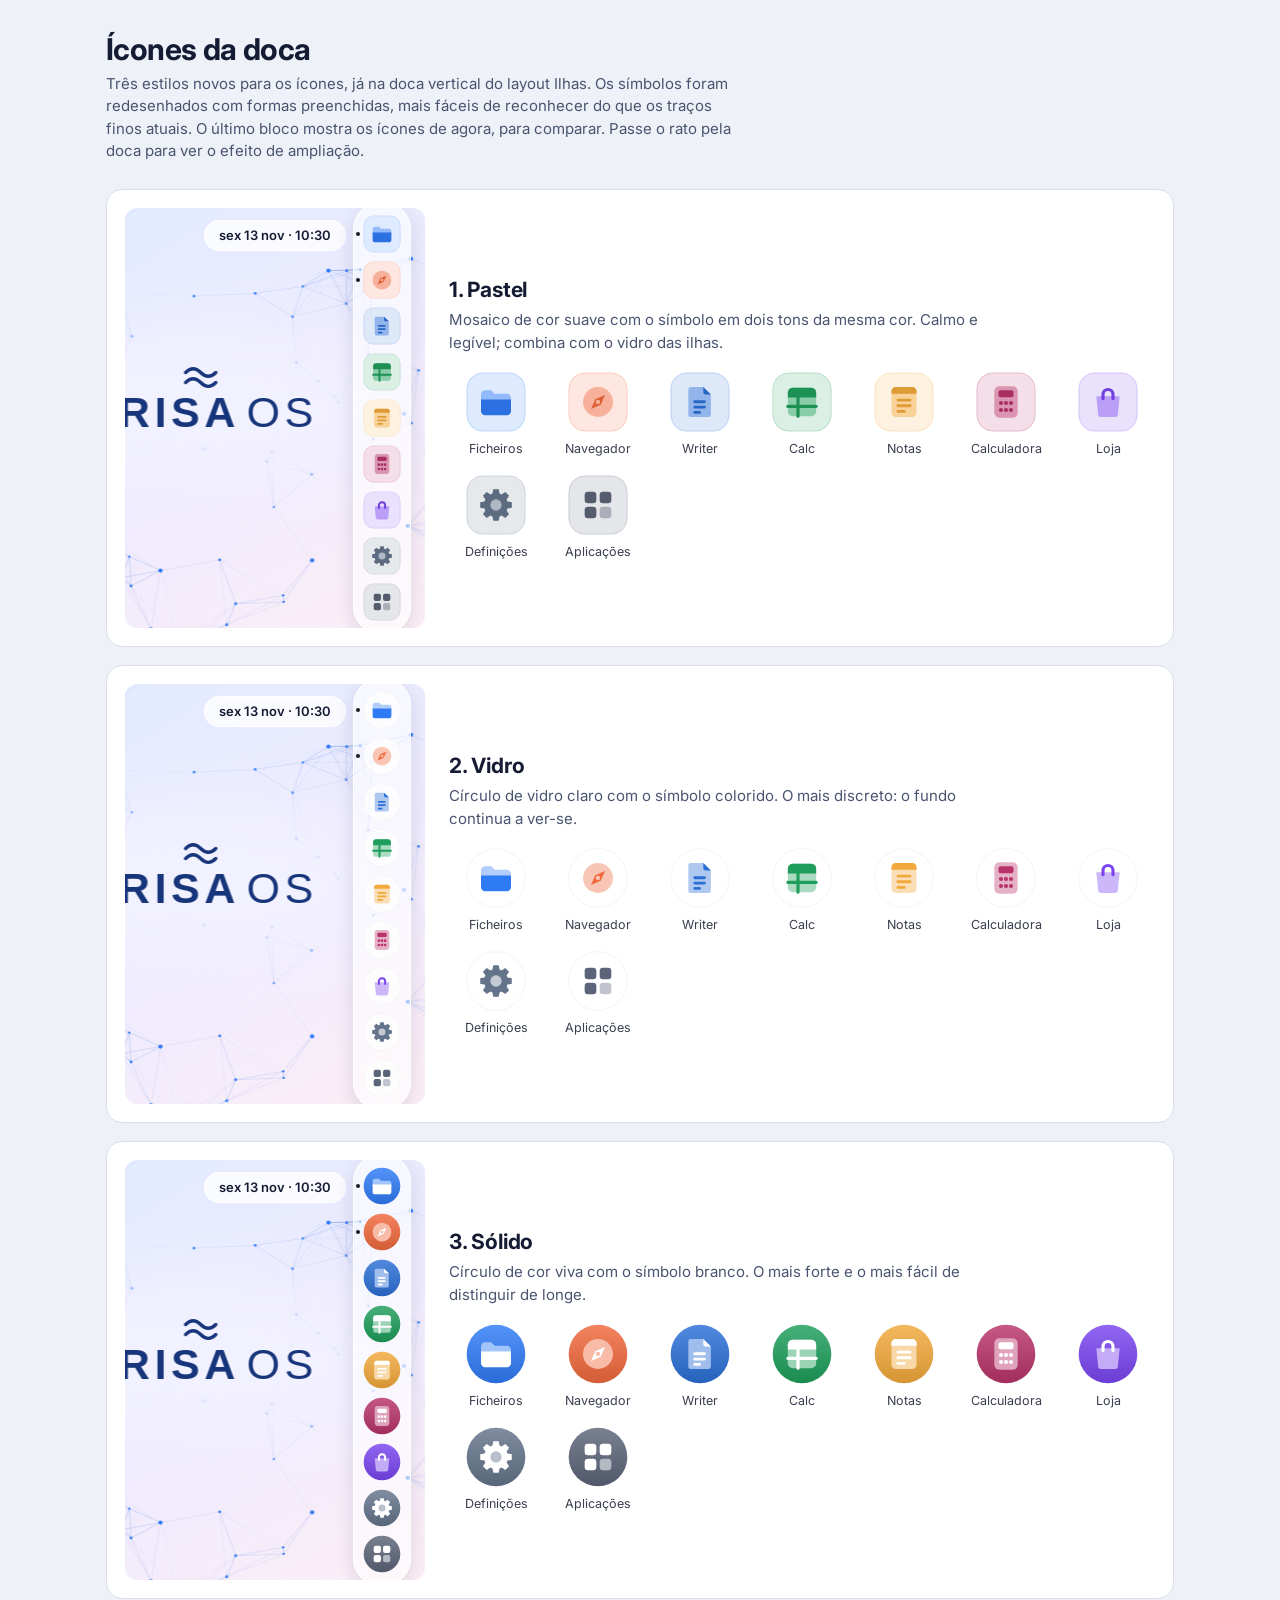
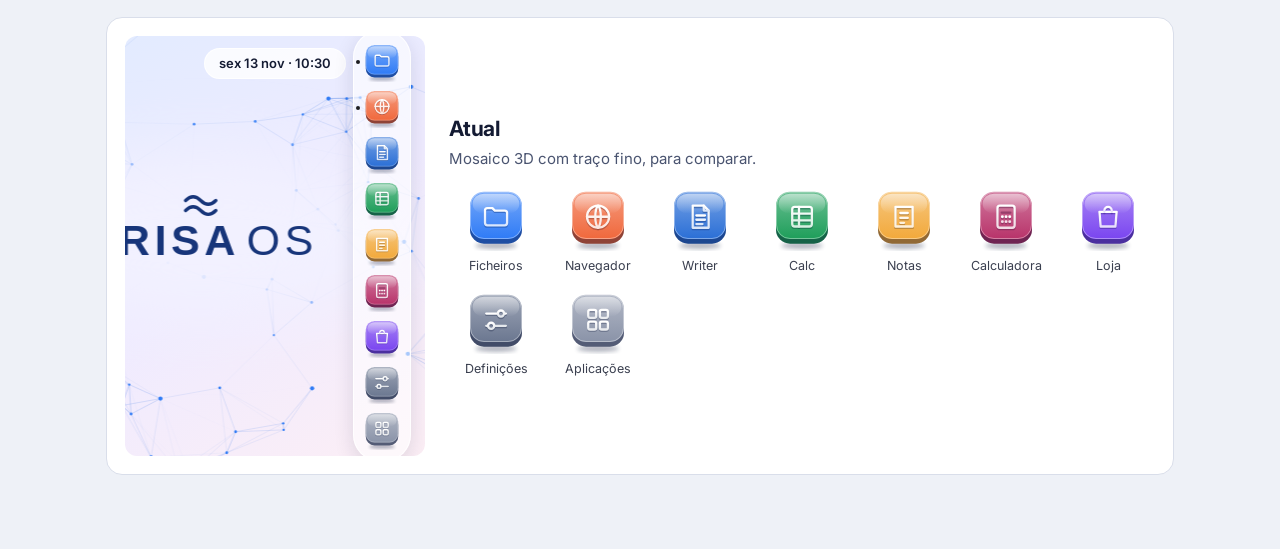
<file: sistema/layouts/icones.html>
<!doctype html>
<html lang="pt">
<head>
<meta charset="utf-8">
<meta name="viewport" content="width=device-width, initial-scale=1">
<title>Ícones da doca</title>
<link href="https://fonts.googleapis.com/css2?family=Inter:wght@400;500;600;700;800&display=swap" rel="stylesheet">
<style>
  * { box-sizing: border-box; }
  body { margin: 0; background: #EEF1F7; color: #141B33; font: 15px/1.5 Inter, system-ui, sans-serif; }
  main { max-width: 1100px; margin: 0 auto; padding: 32px 16px 56px; }
  h1 { font-size: 30px; line-height: 1.15; letter-spacing: -.02em; margin: 0 0 6px; }
  .intro { color: #4A5470; margin: 0 0 26px; max-width: 70ch; }
  .estilo { display: grid; grid-template-columns: 300px minmax(0, 1fr); gap: 24px; align-items: center;
    background: #fff; border: 1px solid #D9DEEA; border-radius: 16px; padding: 18px; margin-bottom: 18px; }
  .cena { position: relative; height: 420px; border-radius: 12px; overflow: hidden; background: url('[data-uri]') 70% center / cover; }
  .ilha { position: absolute; top: 12px; left: 50%; transform: translateX(-50%); white-space: nowrap; font-weight: 600; font-size: 13px;
    padding: 5px 14px; border-radius: 999px; background: rgba(255,255,255,.8); border: 1px solid rgba(255,255,255,.95); }
  .doca { position: absolute; right: 14px; top: 50%; transform: translateY(-50%); display: flex; flex-direction: column; gap: 6px;
    padding: 10px 8px; border-radius: 26px; background: rgba(255,255,255,.58); border: 1px solid rgba(255,255,255,.85);
    box-shadow: 0 6px 20px rgba(20,27,51,.12); }
  .doca img { width: 40px; height: 40px; display: block; position: relative; transition: transform .14s ease-out; }
  .doca img:hover { transform: scale(1.18) translateX(-4px); }
  .doca .item { position: relative; display: block; }
  .doca .aberta::before { content: ""; position: absolute; left: -6px; top: 50%; width: 4px; height: 4px; margin-top: -2px;
    border-radius: 50%; background: #1D1D1F; }
  .texto h2 { font-size: 21px; margin: 0 0 4px; letter-spacing: -.01em; }
  .texto p { color: #4A5470; margin: 0 0 16px; max-width: 60ch; }
  .fila { display: grid; grid-template-columns: repeat(auto-fill, minmax(88px, 1fr)); gap: 14px 8px; }
  figure { margin: 0; text-align: center; }
  figure img { width: 64px; height: 64px; display: block; margin: 0 auto 6px; }
  figcaption { font-size: 12.5px; color: #3A3F4F; }
  @media (max-width: 760px) { .estilo { grid-template-columns: 1fr; } .cena { height: 380px; } }
</style>
</head>
<body>
<main>
  <h1>Ícones da doca</h1>
  <p class="intro">Três estilos novos para os ícones, já na doca vertical do layout Ilhas. Os símbolos foram redesenhados com formas
  preenchidas, mais fáceis de reconhecer do que os traços finos atuais. O último bloco mostra os ícones de agora, para comparar.
  Passe o rato pela doca para ver o efeito de ampliação.</p>
  
  <section class="estilo" aria-labelledby="t-pastel">
    <div class="cena">
      <div class="ilha">sex 13 nov · 10:30</div>
      <nav class="doca" aria-label="Doca no estilo 1. Pastel"><span class="item aberta"><img src="[data-uri]" alt=""></span><span class="item aberta"><img src="[data-uri]" alt=""></span><span class="item"><img src="[data-uri]" alt=""></span><span class="item"><img src="[data-uri]" alt=""></span><span class="item"><img src="[data-uri]" alt=""></span><span class="item"><img src="[data-uri]" alt=""></span><span class="item"><img src="[data-uri]" alt=""></span><span class="item"><img src="[data-uri]" alt=""></span><span class="item"><img src="[data-uri]" alt=""></span></nav>
    </div>
    <div class="texto">
      <h2 id="t-pastel">1. Pastel</h2>
      <p>Mosaico de cor suave com o símbolo em dois tons da mesma cor. Calmo e legível; combina com o vidro das ilhas.</p>
      <div class="fila"><figure><img src="[data-uri]" alt=""><figcaption>Ficheiros</figcaption></figure><figure><img src="[data-uri]" alt=""><figcaption>Navegador</figcaption></figure><figure><img src="[data-uri]" alt=""><figcaption>Writer</figcaption></figure><figure><img src="[data-uri]" alt=""><figcaption>Calc</figcaption></figure><figure><img src="[data-uri]" alt=""><figcaption>Notas</figcaption></figure><figure><img src="[data-uri]" alt=""><figcaption>Calculadora</figcaption></figure><figure><img src="[data-uri]" alt=""><figcaption>Loja</figcaption></figure><figure><img src="[data-uri]" alt=""><figcaption>Definições</figcaption></figure><figure><img src="[data-uri]" alt=""><figcaption>Aplicações</figcaption></figure></div>
    </div>
  </section>
  <section class="estilo" aria-labelledby="t-vidro">
    <div class="cena">
      <div class="ilha">sex 13 nov · 10:30</div>
      <nav class="doca" aria-label="Doca no estilo 2. Vidro"><span class="item aberta"><img src="[data-uri]" alt=""></span><span class="item aberta"><img src="[data-uri]" alt=""></span><span class="item"><img src="[data-uri]" alt=""></span><span class="item"><img src="[data-uri]" alt=""></span><span class="item"><img src="[data-uri]" alt=""></span><span class="item"><img src="[data-uri]" alt=""></span><span class="item"><img src="[data-uri]" alt=""></span><span class="item"><img src="[data-uri]" alt=""></span><span class="item"><img src="[data-uri]" alt=""></span></nav>
    </div>
    <div class="texto">
      <h2 id="t-vidro">2. Vidro</h2>
      <p>Círculo de vidro claro com o símbolo colorido. O mais discreto: o fundo continua a ver-se.</p>
      <div class="fila"><figure><img src="[data-uri]" alt=""><figcaption>Ficheiros</figcaption></figure><figure><img src="[data-uri]" alt=""><figcaption>Navegador</figcaption></figure><figure><img src="[data-uri]" alt=""><figcaption>Writer</figcaption></figure><figure><img src="[data-uri]" alt=""><figcaption>Calc</figcaption></figure><figure><img src="[data-uri]" alt=""><figcaption>Notas</figcaption></figure><figure><img src="[data-uri]" alt=""><figcaption>Calculadora</figcaption></figure><figure><img src="[data-uri]" alt=""><figcaption>Loja</figcaption></figure><figure><img src="[data-uri]" alt=""><figcaption>Definições</figcaption></figure><figure><img src="[data-uri]" alt=""><figcaption>Aplicações</figcaption></figure></div>
    </div>
  </section>
  <section class="estilo" aria-labelledby="t-solido">
    <div class="cena">
      <div class="ilha">sex 13 nov · 10:30</div>
      <nav class="doca" aria-label="Doca no estilo 3. Sólido"><span class="item aberta"><img src="[data-uri]" alt=""></span><span class="item aberta"><img src="[data-uri]" alt=""></span><span class="item"><img src="[data-uri]" alt=""></span><span class="item"><img src="[data-uri]" alt=""></span><span class="item"><img src="[data-uri]" alt=""></span><span class="item"><img src="[data-uri]" alt=""></span><span class="item"><img src="[data-uri]" alt=""></span><span class="item"><img src="[data-uri]" alt=""></span><span class="item"><img src="[data-uri]" alt=""></span></nav>
    </div>
    <div class="texto">
      <h2 id="t-solido">3. Sólido</h2>
      <p>Círculo de cor viva com o símbolo branco. O mais forte e o mais fácil de distinguir de longe.</p>
      <div class="fila"><figure><img src="[data-uri]" alt=""><figcaption>Ficheiros</figcaption></figure><figure><img src="[data-uri]" alt=""><figcaption>Navegador</figcaption></figure><figure><img src="[data-uri]" alt=""><figcaption>Writer</figcaption></figure><figure><img src="[data-uri]" alt=""><figcaption>Calc</figcaption></figure><figure><img src="[data-uri]" alt=""><figcaption>Notas</figcaption></figure><figure><img src="[data-uri]" alt=""><figcaption>Calculadora</figcaption></figure><figure><img src="[data-uri]" alt=""><figcaption>Loja</figcaption></figure><figure><img src="[data-uri]" alt=""><figcaption>Definições</figcaption></figure><figure><img src="[data-uri]" alt=""><figcaption>Aplicações</figcaption></figure></div>
    </div>
  </section>
  <section class="estilo" aria-labelledby="t-atual">
    <div class="cena">
      <div class="ilha">sex 13 nov · 10:30</div>
      <nav class="doca" aria-label="Doca no estilo Atual"><span class="item aberta"><img src="[data-uri]" alt=""></span><span class="item aberta"><img src="[data-uri]" alt=""></span><span class="item"><img src="[data-uri]" alt=""></span><span class="item"><img src="[data-uri]" alt=""></span><span class="item"><img src="[data-uri]" alt=""></span><span class="item"><img src="[data-uri]" alt=""></span><span class="item"><img src="[data-uri]" alt=""></span><span class="item"><img src="[data-uri]" alt=""></span><span class="item"><img src="[data-uri]" alt=""></span></nav>
    </div>
    <div class="texto">
      <h2 id="t-atual">Atual</h2>
      <p>Mosaico 3D com traço fino, para comparar.</p>
      <div class="fila"><figure><img src="[data-uri]" alt=""><figcaption>Ficheiros</figcaption></figure><figure><img src="[data-uri]" alt=""><figcaption>Navegador</figcaption></figure><figure><img src="[data-uri]" alt=""><figcaption>Writer</figcaption></figure><figure><img src="[data-uri]" alt=""><figcaption>Calc</figcaption></figure><figure><img src="[data-uri]" alt=""><figcaption>Notas</figcaption></figure><figure><img src="[data-uri]" alt=""><figcaption>Calculadora</figcaption></figure><figure><img src="[data-uri]" alt=""><figcaption>Loja</figcaption></figure><figure><img src="[data-uri]" alt=""><figcaption>Definições</figcaption></figure><figure><img src="[data-uri]" alt=""><figcaption>Aplicações</figcaption></figure></div>
    </div>
  </section>
</main>
</body>
</html>
</file>
<file: prototipo-web/css/brisa.css>
/* Brisa — ambiente de trabalho leve.
   Regra da casa: superfícies sólidas, sem backdrop-filter nem sombras empilhadas,
   para correr bem em gráficas fracas. */

:root {
  --sup: #F6F8F6;
  --sup-2: #E8EEEB;
  --sup-3: #DCE4E0;
  --tinta: #16242B;
  --tinta-2: #55666D;
  --linha: #CBD6D1;
  --sombra: 0 14px 34px rgba(22, 36, 43, .30);
  --sombra-leve: 0 4px 14px rgba(22, 36, 43, .18);
  --acento: #1F6F78;
  --sobre-acento: #FFFFFF;
  --barra-alt: 34px;
  --doca-alt: 72px;
  --fonte: "Instrument Sans", system-ui, "Segoe UI", sans-serif;
  --fonte-tit: "Bricolage Grotesque", "Instrument Sans", system-ui, sans-serif;
  --fonte-mono: ui-monospace, "Cascadia Mono", Consolas, monospace;
}
html[data-tema="escuro"] {
  --sup: #1A272D;
  --sup-2: #213138;
  --sup-3: #2B3E46;
  --tinta: #E8EFEC;
  --tinta-2: #9FB2B5;
  --linha: #35484F;
  --sombra: 0 14px 34px rgba(0, 0, 0, .5);
  --sombra-leve: 0 4px 14px rgba(0, 0, 0, .35);
}
html[data-acento="mar"] { --acento: #1F6F78; --sobre-acento: #fff; }
html[data-acento="sol"] { --acento: #F2B33D; --sobre-acento: #16242B; }
html[data-acento="buganvilia"] { --acento: #B8336A; --sobre-acento: #fff; }
html[data-tema="escuro"][data-acento="mar"] { --acento: #55B8C1; --sobre-acento: #0F2023; }
html[data-tema="escuro"][data-acento="buganvilia"] { --acento: #E574A3; --sobre-acento: #2A0D19; }

/* Fundos */
html[data-fundo="mare"] { --ceu-1: #BFE3DF; --ceu-2: #F3E9CF; --astro: #F2B33D; --o1: #6DB5B4; --o2: #3F9296; --o3: #1F6F78; --o4: #174F5A; }
html[data-fundo="duna"] { --ceu-1: #F3CFA8; --ceu-2: #F9EEDD; --astro: #E98A5B; --o1: #E7C592; --o2: #D9AE74; --o3: #C4915A; --o4: #9C6B43; }
html[data-fundo="noite"] { --ceu-1: #0F1B22; --ceu-2: #1F3A44; --astro: #EEF3F1; --o1: #1E4A54; --o2: #18393F; --o3: #122B31; --o4: #0D1F24; }

* { box-sizing: border-box; }
html, body { height: 100%; margin: 0; }
body {
  font: 14px/1.45 var(--fonte);
  color: var(--tinta);
  background: var(--o4);
  overflow: hidden;
  user-select: none;
  -webkit-user-select: none;
}
button, input, textarea { font: inherit; color: inherit; }
button { cursor: pointer; border: 0; background: none; padding: 0; }
:focus-visible { outline: 2px solid var(--acento); outline-offset: 2px; }
[hidden] { display: none !important; }

.fundo { position: fixed; inset: 0; width: 100%; height: 100%; display: block; }
.ceu-1 { stop-color: var(--ceu-1); } .ceu-2 { stop-color: var(--ceu-2); }
.astro { fill: var(--astro); }
.o1 { fill: var(--o1); } .o2 { fill: var(--o2); } .o3 { fill: var(--o3); } .o4 { fill: var(--o4); }

/* ---------- Barra superior ---------- */
.barra {
  position: fixed; inset: 0 0 auto 0; height: var(--barra-alt); z-index: 9000;
  display: flex; align-items: center; gap: 4px; padding: 0 8px;
  background: var(--sup); border-bottom: 1px solid var(--linha);
  font-size: 13px;
}
.barra-btn { height: 26px; padding: 0 10px; border-radius: 7px; display: inline-flex; align-items: center; gap: 7px; font-weight: 500; }
.barra-btn:hover, .barra-btn[aria-expanded="true"] { background: var(--sup-3); }
.marca { font-family: var(--fonte-tit); font-weight: 700; font-size: 15px; letter-spacing: -.01em; }
.marca-icone { width: 18px; height: 18px; color: var(--acento); display: inline-flex; }
.marca-icone svg { width: 100%; height: 100%; }
.barra-app { padding: 0 8px; font-weight: 600; white-space: nowrap; overflow: hidden; text-overflow: ellipsis; }
.barra-espaco { flex: 1; }
.barra-estado { color: var(--tinta-2); padding: 0 8px; font-variant-numeric: tabular-nums; white-space: nowrap; }
#btn-relogio { font-variant-numeric: tabular-nums; white-space: nowrap; }

/* ---------- Painéis flutuantes ---------- */
.painel {
  position: fixed; z-index: 9500; background: var(--sup); color: var(--tinta);
  border: 1px solid var(--linha); border-radius: 12px; box-shadow: var(--sombra);
}
.menu { top: calc(var(--barra-alt) + 6px); left: 8px; width: 230px; padding: 6px; }
.menu button { display: block; width: 100%; text-align: left; padding: 7px 10px; border-radius: 7px; }
.menu button:hover, .menu button:focus-visible { background: var(--acento); color: var(--sobre-acento); outline: none; }
.menu hr { border: 0; border-top: 1px solid var(--linha); margin: 6px 4px; }

.rapido { top: calc(var(--barra-alt) + 6px); right: 8px; width: 280px; padding: 16px; }
.rapido-data { margin: 0 0 14px; font-family: var(--fonte-tit); font-weight: 700; font-size: 20px; line-height: 1.2; letter-spacing: -.01em; }
.rapido-data::first-letter { text-transform: uppercase; }
.rapido-linha { display: flex; align-items: center; justify-content: space-between; gap: 12px; margin-top: 10px; color: var(--tinta-2); }
.rapido-linha > :last-child { color: var(--tinta); font-variant-numeric: tabular-nums; }

.segmentos { display: inline-flex; background: var(--sup-3); border-radius: 8px; padding: 2px; }
.segmentos button { padding: 4px 12px; border-radius: 6px; color: var(--tinta-2); font-weight: 500; }
.segmentos button[aria-pressed="true"] { background: var(--sup); color: var(--tinta); box-shadow: 0 1px 2px rgba(0,0,0,.18); }

.medidor { height: 8px; border-radius: 4px; background: var(--sup-3); margin-top: 8px; overflow: hidden; }
.medidor i { display: block; height: 100%; width: 0; background: var(--acento); border-radius: 4px; transition: width .25s ease; }

/* ---------- Área de janelas ---------- */
.area { position: fixed; inset: var(--barra-alt) 0 0 0; overflow: hidden; }

.janela {
  position: absolute; display: flex; flex-direction: column;
  background: var(--sup); border: 1px solid var(--linha); border-radius: 11px;
  box-shadow: var(--sombra-leve); overflow: hidden; min-width: 260px; min-height: 160px;
  transition: box-shadow .18s ease;
}
.janela.ativa { box-shadow: var(--sombra); }
.janela.minimizada { display: none; }
.janela.maximizada { left: 0 !important; top: 0 !important; width: 100% !important; height: calc(100% - var(--doca-alt)) !important; border-radius: 0; border-width: 0 0 1px; }

.jan-topo {
  flex: none; height: 38px; display: flex; align-items: center; gap: 10px; padding: 0 10px;
  background: var(--sup-2); border-bottom: 1px solid var(--linha); touch-action: none; cursor: default;
}
.janela:not(.ativa) .jan-topo { color: var(--tinta-2); }
.jan-controlos { display: flex; gap: 6px; }
.jan-controlos button {
  width: 20px; height: 20px; border-radius: 6px; background: var(--sup-3); color: var(--tinta-2);
  display: grid; place-items: center;
}
.jan-controlos svg { width: 10px; height: 10px; }
.jan-controlos button:hover { background: var(--tinta); color: var(--sup); }
.janela.ativa .jan-controlos .c-fechar { background: var(--acento); color: var(--sobre-acento); }
.jan-controlos .c-fechar:hover { filter: brightness(.88); }
.jan-titulo { flex: 1; font-weight: 600; font-size: 13px; white-space: nowrap; overflow: hidden; text-overflow: ellipsis; }
.jan-corpo { flex: 1; min-height: 0; display: flex; flex-direction: column; overflow: auto; }
.jan-pega { position: absolute; right: 0; bottom: 0; width: 18px; height: 18px; cursor: nwse-resize; touch-action: none; }
.jan-pega::after { content: ""; position: absolute; right: 4px; bottom: 4px; width: 7px; height: 7px; border-right: 2px solid var(--tinta-2); border-bottom: 2px solid var(--tinta-2); opacity: .55; border-radius: 0 0 3px 0; }
.janela.maximizada .jan-pega { display: none; }

/* ---------- Doca ---------- */
.doca {
  position: fixed; left: 50%; bottom: 10px; transform: translateX(-50%); z-index: 9000;
  display: flex; align-items: center; gap: 8px; padding: 7px 9px; max-width: calc(100vw - 16px);
  background: var(--sup); border: 1px solid var(--linha); border-radius: 18px; box-shadow: var(--sombra-leve);
  overflow-x: auto; scrollbar-width: none;
}
.doca::-webkit-scrollbar { display: none; }
.doca-sep { flex: none; width: 1px; height: 30px; background: var(--linha); margin: 0 2px; }
.doca-item { position: relative; flex: none; padding: 0 0 6px; border-radius: 12px; }
.doca-item::after {
  content: ""; position: absolute; left: 50%; bottom: 0; width: 0; height: 3px; border-radius: 2px;
  background: var(--tinta); transform: translateX(-50%); transition: width .15s ease;
}
.doca-item.aberta::after { width: 6px; }
.doca-item.ativa::after { width: 18px; background: var(--acento); }
.mosaico {
  background: var(--cor, var(--sup-3));
  width: 42px; height: 42px; border-radius: 12px; display: grid; place-items: center; color: #fff;
  transition: transform .12s ease;
}
.mosaico svg { width: 24px; height: 24px; }
.doca-item:hover .mosaico { transform: translateY(-3px); }
.doca-item:active .mosaico { transform: translateY(0); }
.mosaico.neutro { background: var(--sup-3); color: var(--tinta); }

/* ---------- Lançador ---------- */
.lancador { left: 50%; bottom: calc(var(--doca-alt) + 14px); transform: translateX(-50%); width: min(460px, calc(100vw - 16px)); padding: 14px; }
.lancador input {
  width: 100%; height: 38px; padding: 0 12px; border-radius: 9px; border: 1px solid var(--linha);
  background: var(--sup-2); user-select: text;
}
.lancador-grelha { display: grid; grid-template-columns: repeat(auto-fill, minmax(92px, 1fr)); gap: 4px; margin-top: 12px; }
.lancador-grelha button { display: flex; flex-direction: column; align-items: center; gap: 7px; padding: 10px 4px; border-radius: 10px; font-size: 12.5px; }
.lancador-grelha button:hover, .lancador-grelha button:focus-visible { background: var(--sup-3); }
.lancador-vazio { margin: 18px 0 6px; text-align: center; color: var(--tinta-2); }

/* ---------- Peças comuns das apps ---------- */
.botao { padding: 6px 12px; border-radius: 8px; background: var(--sup-3); font-weight: 500; }
.botao:hover { background: var(--linha); }
.botao.principal { background: var(--acento); color: var(--sobre-acento); }
.nota-rodape { color: var(--tinta-2); font-size: 12.5px; }

/* Ficheiros */
.fic { display: flex; flex: 1; min-height: 0; }
.fic-lado { flex: none; width: 150px; padding: 10px 6px; background: var(--sup-2); border-right: 1px solid var(--linha); overflow: auto; }
.fic-lado button { display: block; width: 100%; text-align: left; padding: 6px 10px; border-radius: 7px; }
.fic-lado button:hover { background: var(--sup-3); }
.fic-lado button[aria-current="true"] { background: var(--acento); color: var(--sobre-acento); }
.fic-main { flex: 1; min-width: 0; display: flex; flex-direction: column; }
.fic-topo { display: flex; align-items: center; gap: 8px; padding: 8px 10px; border-bottom: 1px solid var(--linha); }
.fic-caminho { flex: 1; font-weight: 600; white-space: nowrap; overflow: hidden; text-overflow: ellipsis; }
.fic-lista { flex: 1; overflow: auto; padding: 10px; display: grid; grid-template-columns: repeat(auto-fill, minmax(96px, 1fr)); gap: 4px; align-content: start; }
.fic-item { display: flex; flex-direction: column; align-items: center; gap: 6px; padding: 10px 4px; border-radius: 9px; font-size: 12.5px; text-align: center; overflow-wrap: anywhere; }
.fic-item:hover { background: var(--sup-2); }
.fic-item:focus-visible { background: var(--sup-3); }
.fic-item svg { width: 38px; height: 38px; }
.fic-item .i-pasta { color: var(--acento); }
.fic-item .i-txt { color: var(--tinta-2); }
.fic-vazio { grid-column: 1 / -1; padding: 30px 10px; text-align: center; color: var(--tinta-2); }
.fic-dica { padding: 6px 12px; border-top: 1px solid var(--linha); }

/* Notas */
.notas { flex: 1; display: flex; flex-direction: column; min-height: 0; }
.notas textarea {
  flex: 1; border: 0; resize: none; padding: 16px 18px; background: var(--sup); outline: none;
  font: 15px/1.6 var(--fonte); user-select: text; -webkit-user-select: text;
}
.notas-rodape { display: flex; justify-content: space-between; padding: 6px 12px; border-top: 1px solid var(--linha); }

/* Terminal */
.term { flex: 1; background: #101C21; color: #D7E4E1; font: 13px/1.55 var(--fonte-mono); padding: 12px 14px; overflow: auto; user-select: text; -webkit-user-select: text; cursor: text; }
.term pre { margin: 0; font: inherit; white-space: pre-wrap; overflow-wrap: anywhere; }
.term .t-cmd { color: #7FD0D6; }
.term .t-erro { color: #F2A07B; }
.term-linha { display: flex; gap: 8px; }
.term-linha span { color: #F2B33D; white-space: nowrap; }
.term-linha input { flex: 1; min-width: 0; background: none; border: 0; outline: none; color: inherit; font: inherit; padding: 0; }

/* Definições */
.defs { padding: 20px 22px; overflow: auto; }
.defs h2 { font: 700 16px var(--fonte-tit); margin: 0 0 4px; }
.defs h2:not(:first-child) { margin-top: 26px; }
.defs p { margin: 0 0 12px; color: var(--tinta-2); max-width: 52ch; }
.amostras { display: flex; gap: 10px; flex-wrap: wrap; }
.amostra { display: flex; flex-direction: column; align-items: center; gap: 6px; padding: 6px; border-radius: 10px; font-size: 12.5px; border: 2px solid transparent; }
.amostra[aria-pressed="true"] { border-color: var(--acento); }
.amostra i { display: block; width: 34px; height: 34px; border-radius: 50%; }
.amostra.fundo-op i { width: 96px; height: 60px; border-radius: 7px; }

/* Calculadora */
.calc { flex: 1; display: flex; flex-direction: column; padding: 12px; gap: 10px; }
.calc-visor { text-align: right; font: 500 34px var(--fonte-tit); padding: 8px 6px 2px; min-height: 54px; overflow: hidden; white-space: nowrap; font-variant-numeric: tabular-nums; user-select: text; }
.calc-teclas { flex: 1; display: grid; grid-template-columns: repeat(4, 1fr); gap: 6px; }
.calc-teclas button { border-radius: 9px; background: var(--sup-2); font-size: 17px; font-weight: 500; min-height: 40px; }
.calc-teclas button:hover { background: var(--sup-3); }
.calc-teclas .t-op { background: var(--sup-3); }
.calc-teclas .t-ig { background: var(--acento); color: var(--sobre-acento); }
.calc-teclas .t-largo { grid-column: span 2; }

/* Monitor */
.mon { padding: 18px 20px; overflow: auto; }
.mon-grande { font: 700 34px var(--fonte-tit); letter-spacing: -.02em; font-variant-numeric: tabular-nums; }
.mon-grande small { font: 400 14px var(--fonte); color: var(--tinta-2); letter-spacing: 0; }
.mon table { width: 100%; border-collapse: collapse; margin: 18px 0 12px; }
.mon th { text-align: left; font-weight: 500; color: var(--tinta-2); padding: 4px 0; border-bottom: 1px solid var(--linha); }
.mon td { padding: 6px 0; border-bottom: 1px solid var(--linha); }
.mon th:last-child, .mon td:last-child { text-align: right; font-variant-numeric: tabular-nums; }

/* Sobre */
.sobre { flex: 1; display: flex; flex-direction: column; align-items: center; justify-content: center; text-align: center; padding: 22px; gap: 4px; }
.sobre .mosaico { width: 64px; height: 64px; border-radius: 18px; background: var(--acento); color: var(--sobre-acento); margin-bottom: 10px; }
.sobre .mosaico svg { width: 36px; height: 36px; }
.sobre h2 { font: 700 30px var(--fonte-tit); margin: 0; letter-spacing: -.02em; }
.sobre p { margin: 4px 0 0; color: var(--tinta-2); max-width: 36ch; }

/* ---------- Ecrãs pequenos: uma janela de cada vez ---------- */
@media (max-width: 640px) {
  .janela { left: 0 !important; top: 0 !important; width: 100% !important; height: calc(100% - var(--doca-alt)) !important; border-radius: 0; border-width: 0 0 1px; }
  .jan-pega { display: none; }
  .barra-estado { display: none; }
  .fic-lado { width: 112px; }
}
@media (prefers-reduced-motion: reduce) {
  *, *::before, *::after { animation: none !important; transition: none !important; }
}

/* ---------- Fundos: uma cena por fundo dentro do mesmo SVG ---------- */
.cena { display: none; }
html:is([data-fundo="mare"], [data-fundo="duna"], [data-fundo="noite"]) .cena-ondas,
html[data-fundo="vidro"] .cena-vidro { display: inline; }
.fundo { transform: translateZ(0); } /* camada própria: o desfoque do fundo só se calcula uma vez */
html[data-fundo="vidro"] { --o4: #EEF2FF; }
html[data-tema="escuro"][data-fundo="vidro"] .fundo { filter: brightness(.45) saturate(.9); }
html[data-acento="azul"] { --acento: #2F7BF6; --sobre-acento: #fff; }

/* ---------- Estilo Vidro: superfícies translúcidas sobre a base acima ---------- */
html[data-estilo="vidro"] {
  --fonte: "Manrope", system-ui, sans-serif; --fonte-tit: "Manrope", system-ui, sans-serif;
  --sup: #FFFFFF; --sup-2: #F3F5FA; --sup-3: #E4E8F1; --tinta: #1B2130; --tinta-2: #5F6880; --linha: rgba(20, 30, 60, .12);
  --sombra: 0 24px 60px rgba(30, 40, 90, .24); --sombra-leve: 0 8px 24px rgba(30, 40, 90, .13);
  --barra-alt: 32px; --doca-alt: 82px;
}
html[data-estilo="vidro"][data-tema="escuro"] {
  --sup: #1E2230; --sup-2: #262B3B; --sup-3: #343B50; --tinta: #EEF1F8; --tinta-2: #A3ABC2; --linha: rgba(255, 255, 255, .13);
  --sombra: 0 24px 60px rgba(0, 0, 0, .55); --sombra-leve: 0 8px 24px rgba(0, 0, 0, .4);
}
html[data-estilo="vidro"] :is(.barra, .doca, .painel) {
  background: color-mix(in srgb, var(--sup) 52%, transparent);
  -webkit-backdrop-filter: blur(22px) saturate(1.7); backdrop-filter: blur(22px) saturate(1.7);
  border-color: color-mix(in srgb, var(--sup) 70%, transparent);
}
html[data-estilo="vidro"] .barra { border-bottom-color: var(--linha); }
html[data-estilo="vidro"] .janela { border-radius: 14px; }
html[data-estilo="vidro"] .janela.maximizada { border-radius: 0; }
html[data-estilo="vidro"] .jan-topo { height: 40px; padding: 0 14px; background: var(--sup); border-bottom-color: var(--linha); }
html[data-estilo="vidro"] .jan-controlos { gap: 8px; }
html[data-estilo="vidro"] .jan-controlos button { width: 13px; height: 13px; border-radius: 50%; }
html[data-estilo="vidro"] .jan-controlos svg { width: 7px; height: 7px; opacity: 0; }
html[data-estilo="vidro"] .jan-controlos:hover svg { opacity: 1; }
html[data-estilo="vidro"] .jan-titulo { text-align: center; padding-right: 55px; }
html[data-estilo="vidro"] .doca { border-radius: 24px; padding: 9px 11px 7px; gap: 10px; bottom: 12px; }
html[data-estilo="vidro"] .mosaico {
  width: 46px; height: 46px; border-radius: 13px;
  background: linear-gradient(rgba(255, 255, 255, .34), rgba(255, 255, 255, 0) 60%), var(--cor, var(--sup-3));
  box-shadow: 0 3px 8px rgba(20, 30, 60, .22), inset 0 1px 0 rgba(255, 255, 255, .45);
}
html[data-estilo="vidro"] .doca-item:hover .mosaico { transform: translateY(-5px) scale(1.06); }
html[data-estilo="vidro"] .painel { border-radius: 16px; }
html[data-estilo="vidro"] .botao { border-radius: 9px; }

/* ---------- Movimento ---------- */
html { --curva: cubic-bezier(.2, .8, .2, 1); }

/* Mudanças de posição e tamanho (maximizar, encaixar, organizar) */
.janela.a-geo { transition: left .26s var(--curva), top .26s var(--curva), width .26s var(--curva), height .26s var(--curva), border-radius .26s, box-shadow .18s; }
.janela.a-arrastar { box-shadow: 0 34px 80px rgba(30, 40, 90, .36); }
.janela.a-arrastar .jan-topo { cursor: grabbing; }

/* Pré-visualização do encaixe ao arrastar para uma margem */
.encaixe {
  position: absolute; border-radius: 14px; pointer-events: none;
  background: color-mix(in srgb, var(--acento) 16%, transparent);
  border: 2px solid color-mix(in srgb, var(--acento) 55%, transparent);
  animation: surgir .16s var(--curva);
  transition: left .16s var(--curva), top .16s var(--curva), width .16s var(--curva), height .16s var(--curva);
}
@keyframes surgir { from { opacity: 0; scale: .96; } }

/* Menus e painéis */
.painel:not([hidden]) { animation: painel-desce .18s var(--curva); }
.lancador:not([hidden]) { animation: painel-sobe .2s var(--curva); }
@keyframes painel-desce { from { opacity: 0; translate: 0 -8px; } }
@keyframes painel-sobe { from { opacity: 0; translate: 0 12px; } }

/* Doca: o ícone salta ao abrir a aplicação */
.doca-item.a-saltar .mosaico { animation: salto .55s var(--curva); }
@keyframes salto { 30% { transform: translateY(-16px); } 58% { transform: translateY(0); } 76% { transform: translateY(-5px); } }

/* Vista geral */
.janela.a-vista { transition: transform .32s var(--curva), box-shadow .18s; }
.area.vista::before {
  content: ""; position: absolute; inset: 0; z-index: 1; animation: surgir-fundo .22s ease;
  background: color-mix(in srgb, var(--sup) 28%, transparent);
  -webkit-backdrop-filter: blur(14px); backdrop-filter: blur(14px);
}
.area.vista::after {
  content: "Clique numa janela para a trazer para a frente"; position: absolute; top: 18px; left: 0; right: 0; z-index: 2;
  text-align: center; font-weight: 600; color: var(--tinta); animation: surgir-fundo .22s ease;
}
@keyframes surgir-fundo { from { opacity: 0; } }
.area.vista .janela { cursor: pointer; box-shadow: var(--sombra); }
.area.vista .janela.minimizada { display: flex; }
.area.vista .janela > * { pointer-events: none; }
.area.vista .janela:hover { outline: 4px solid var(--acento); outline-offset: 5px; }
.area.vista .encaixe { display: none; }

/* Animações desligadas nas Definições */
html[data-anim="nao"] *, html[data-anim="nao"] *::before, html[data-anim="nao"] *::after { animation: none !important; transition: none !important; }
</file>
